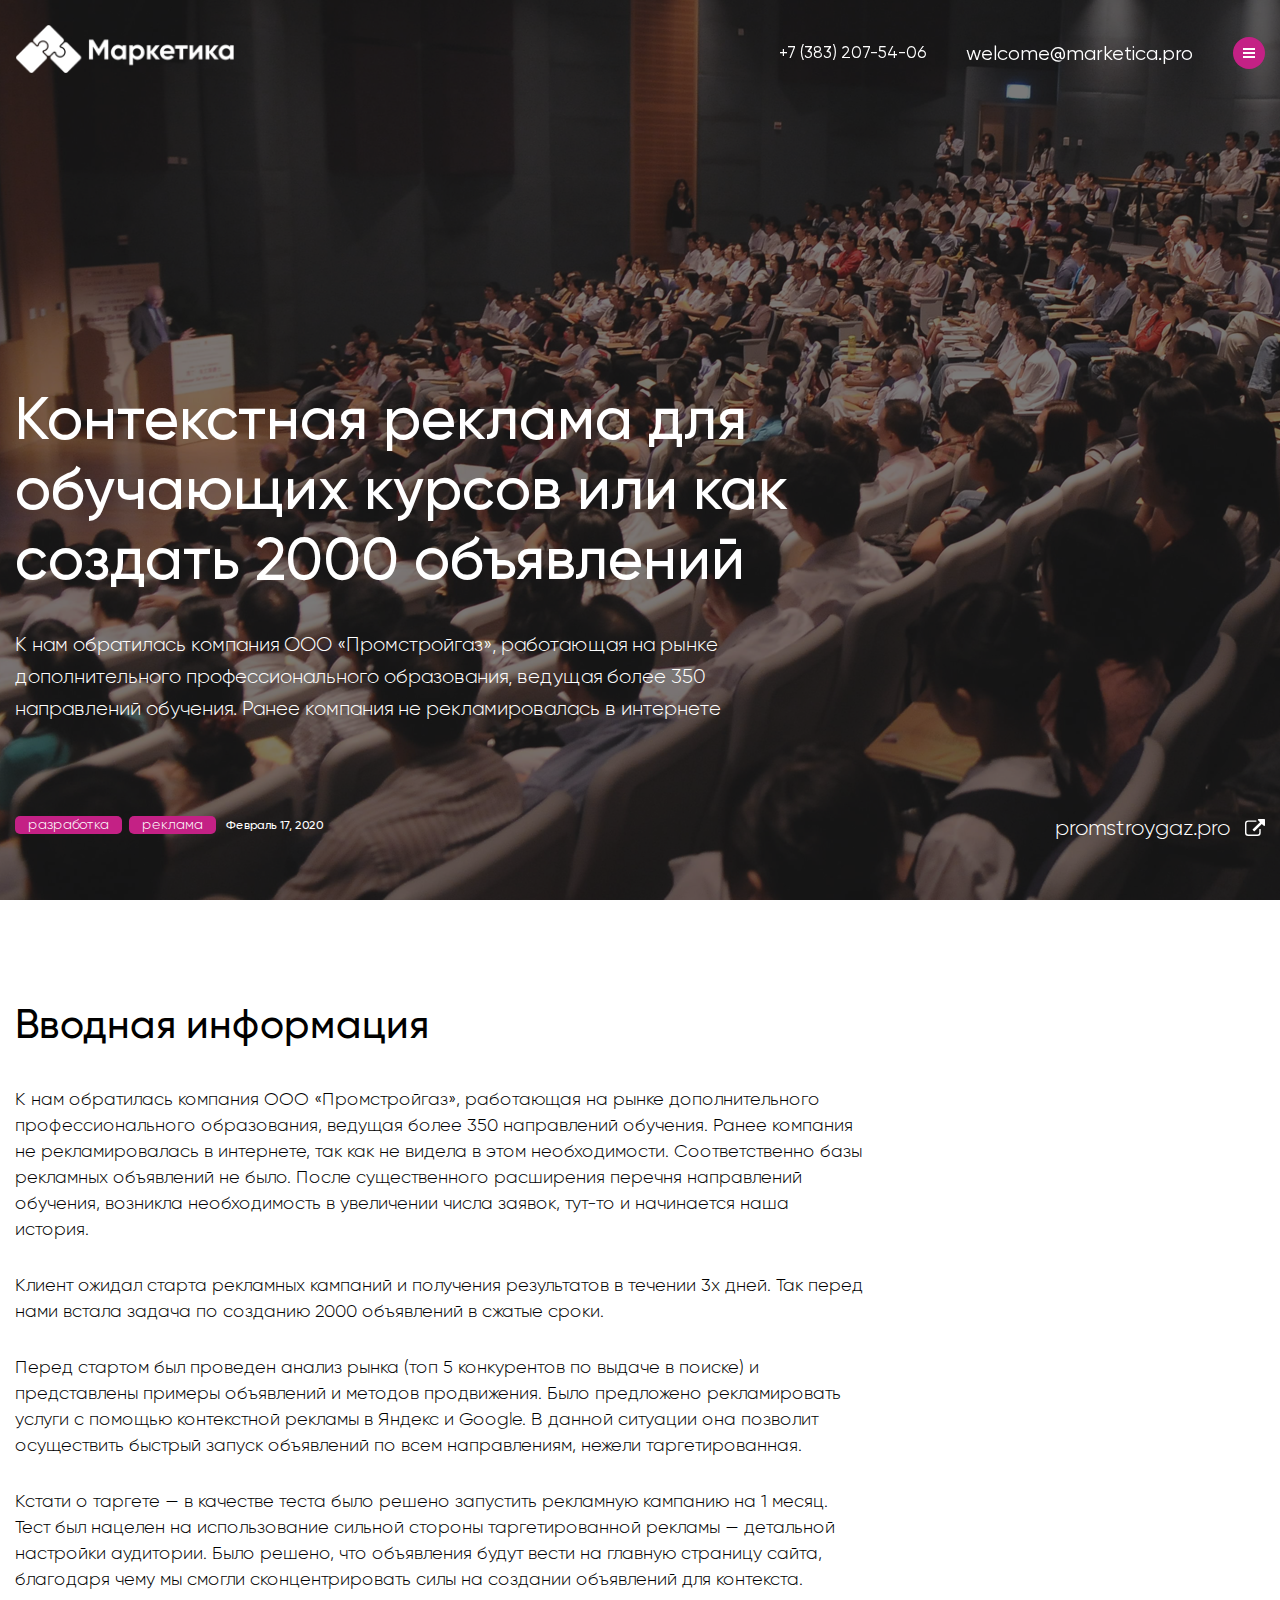
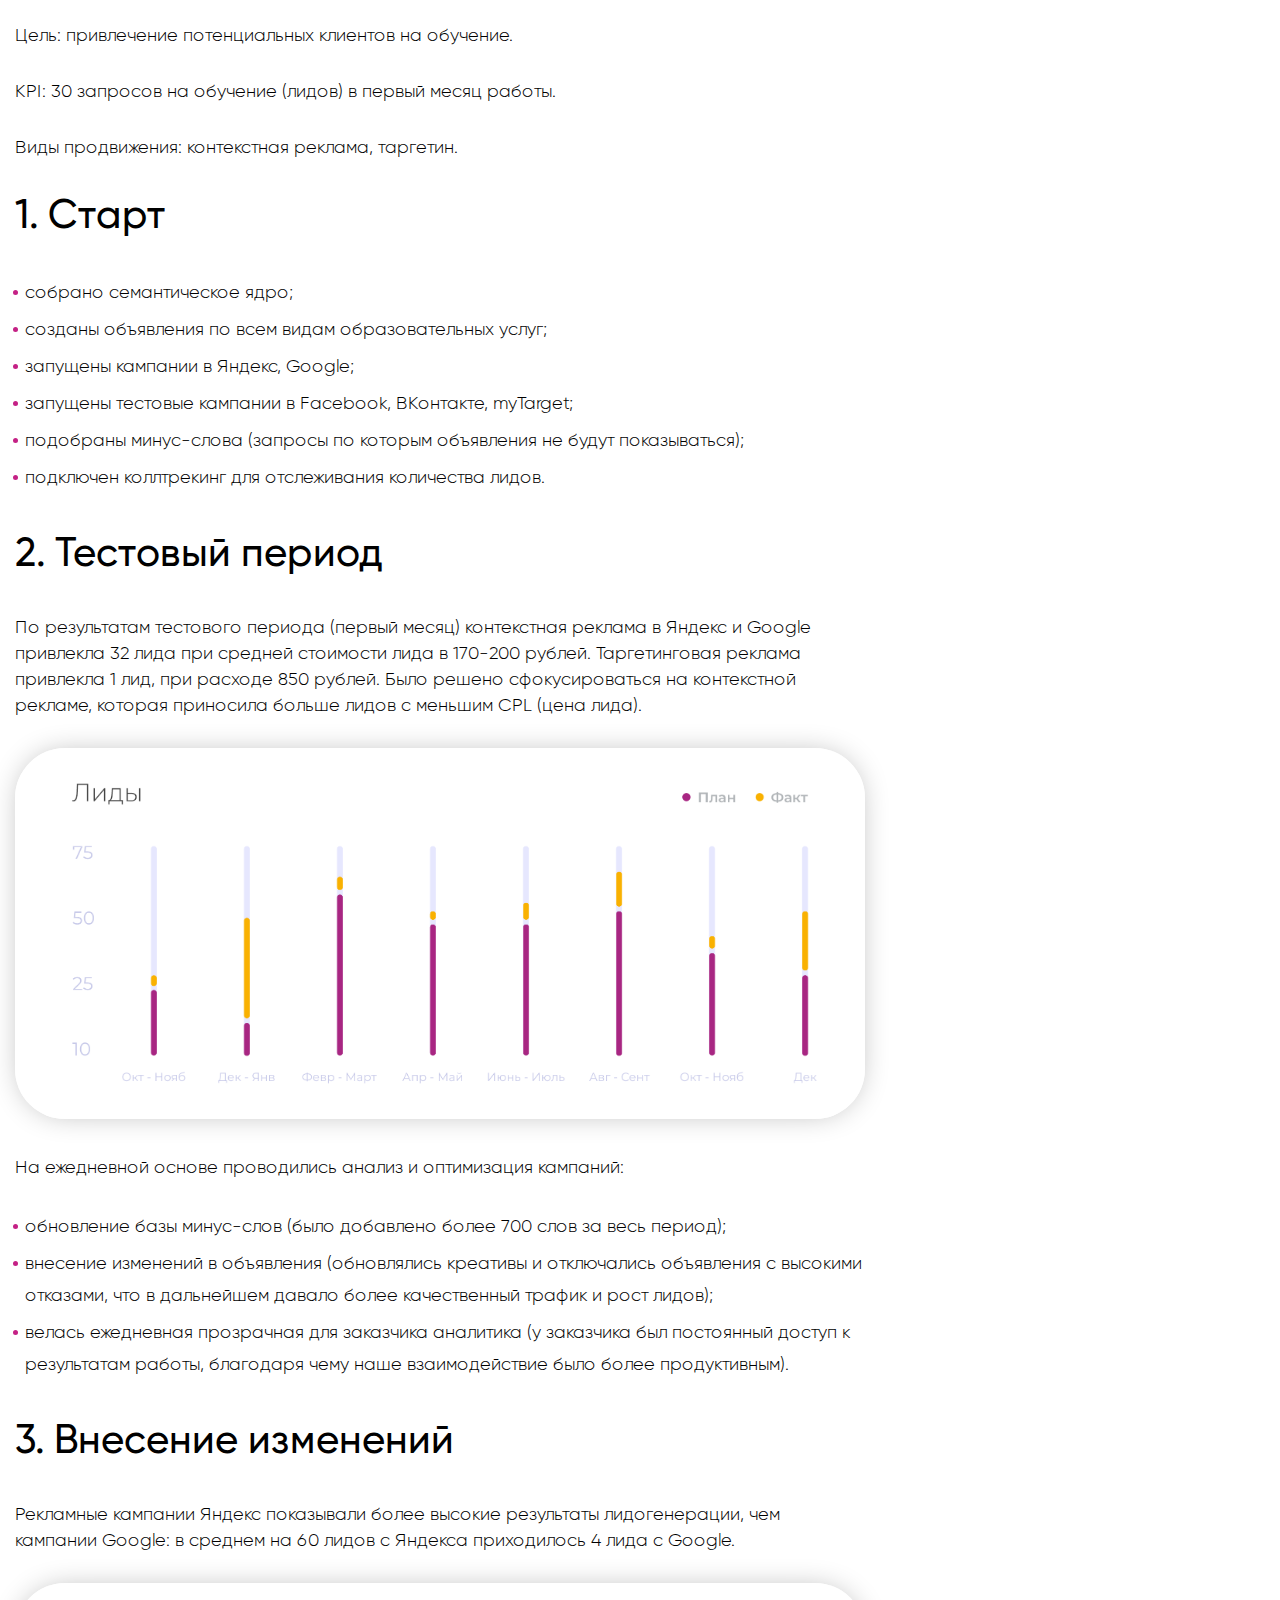
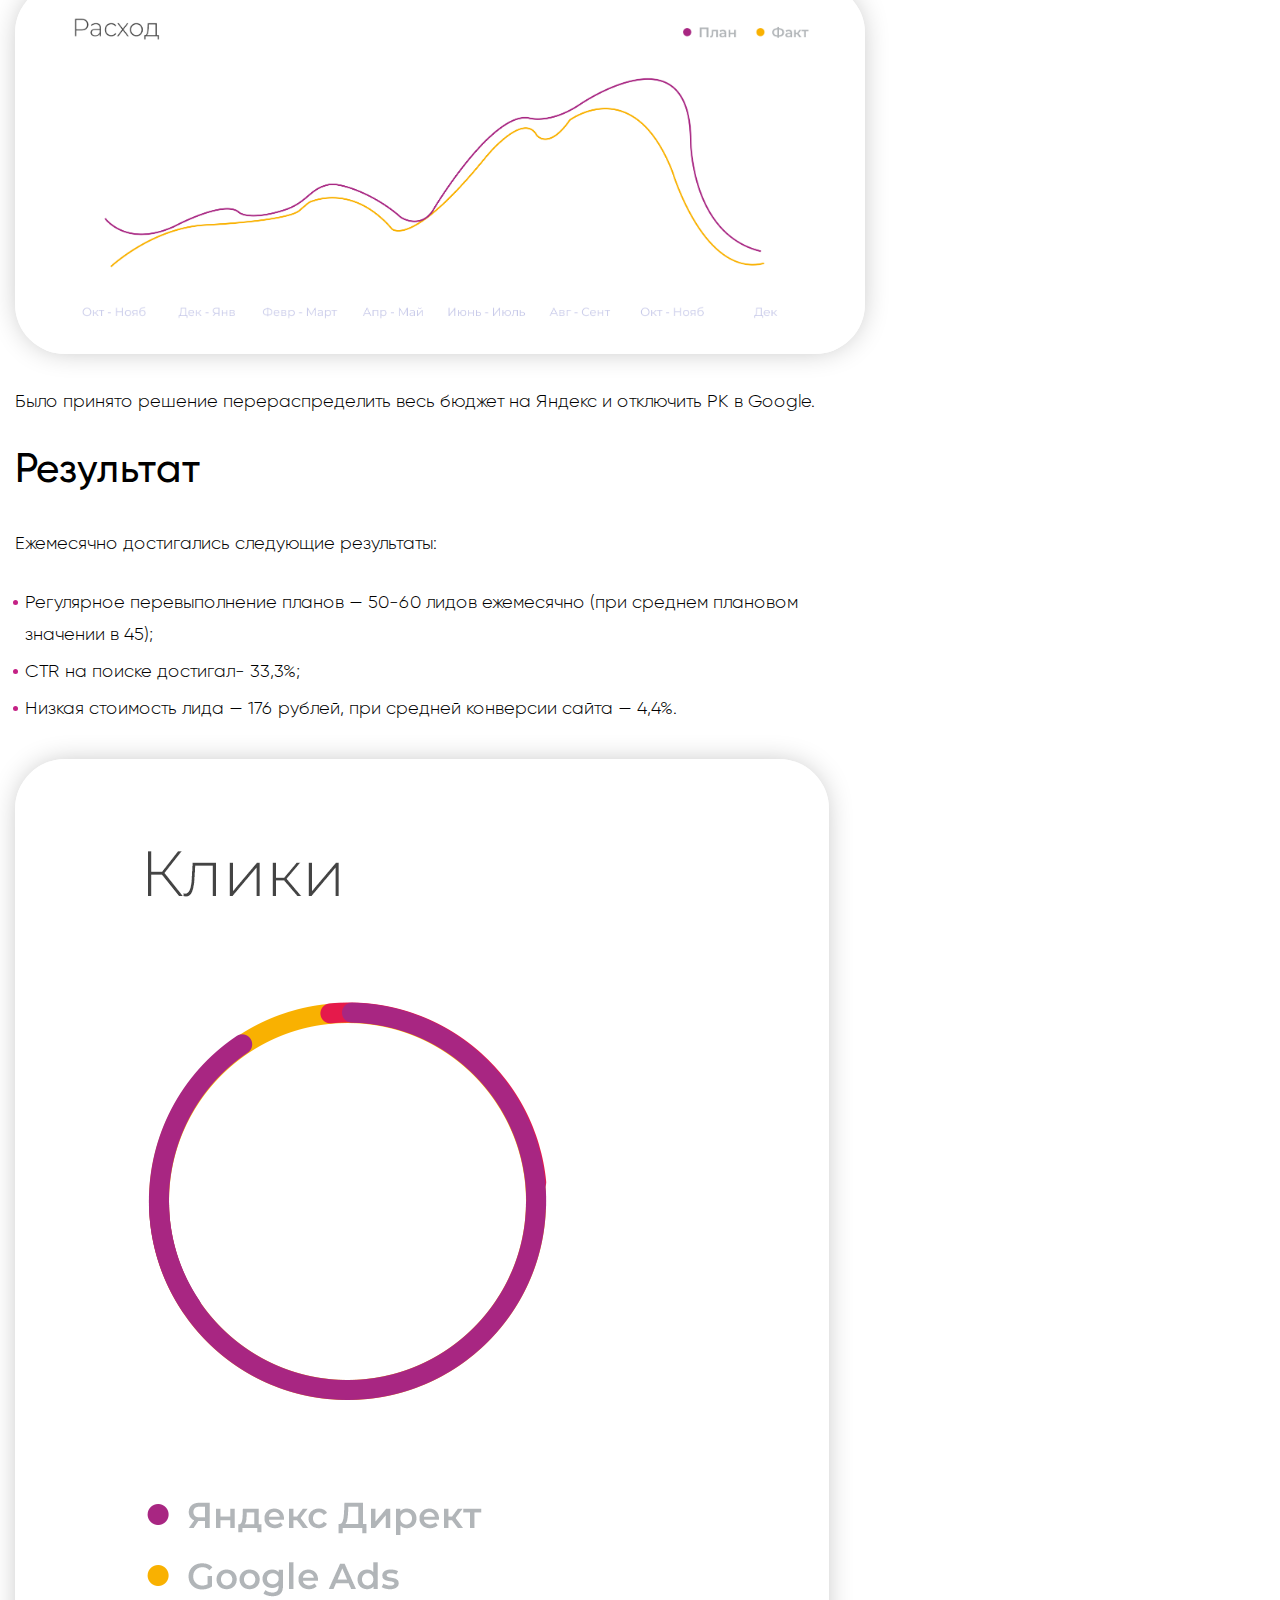
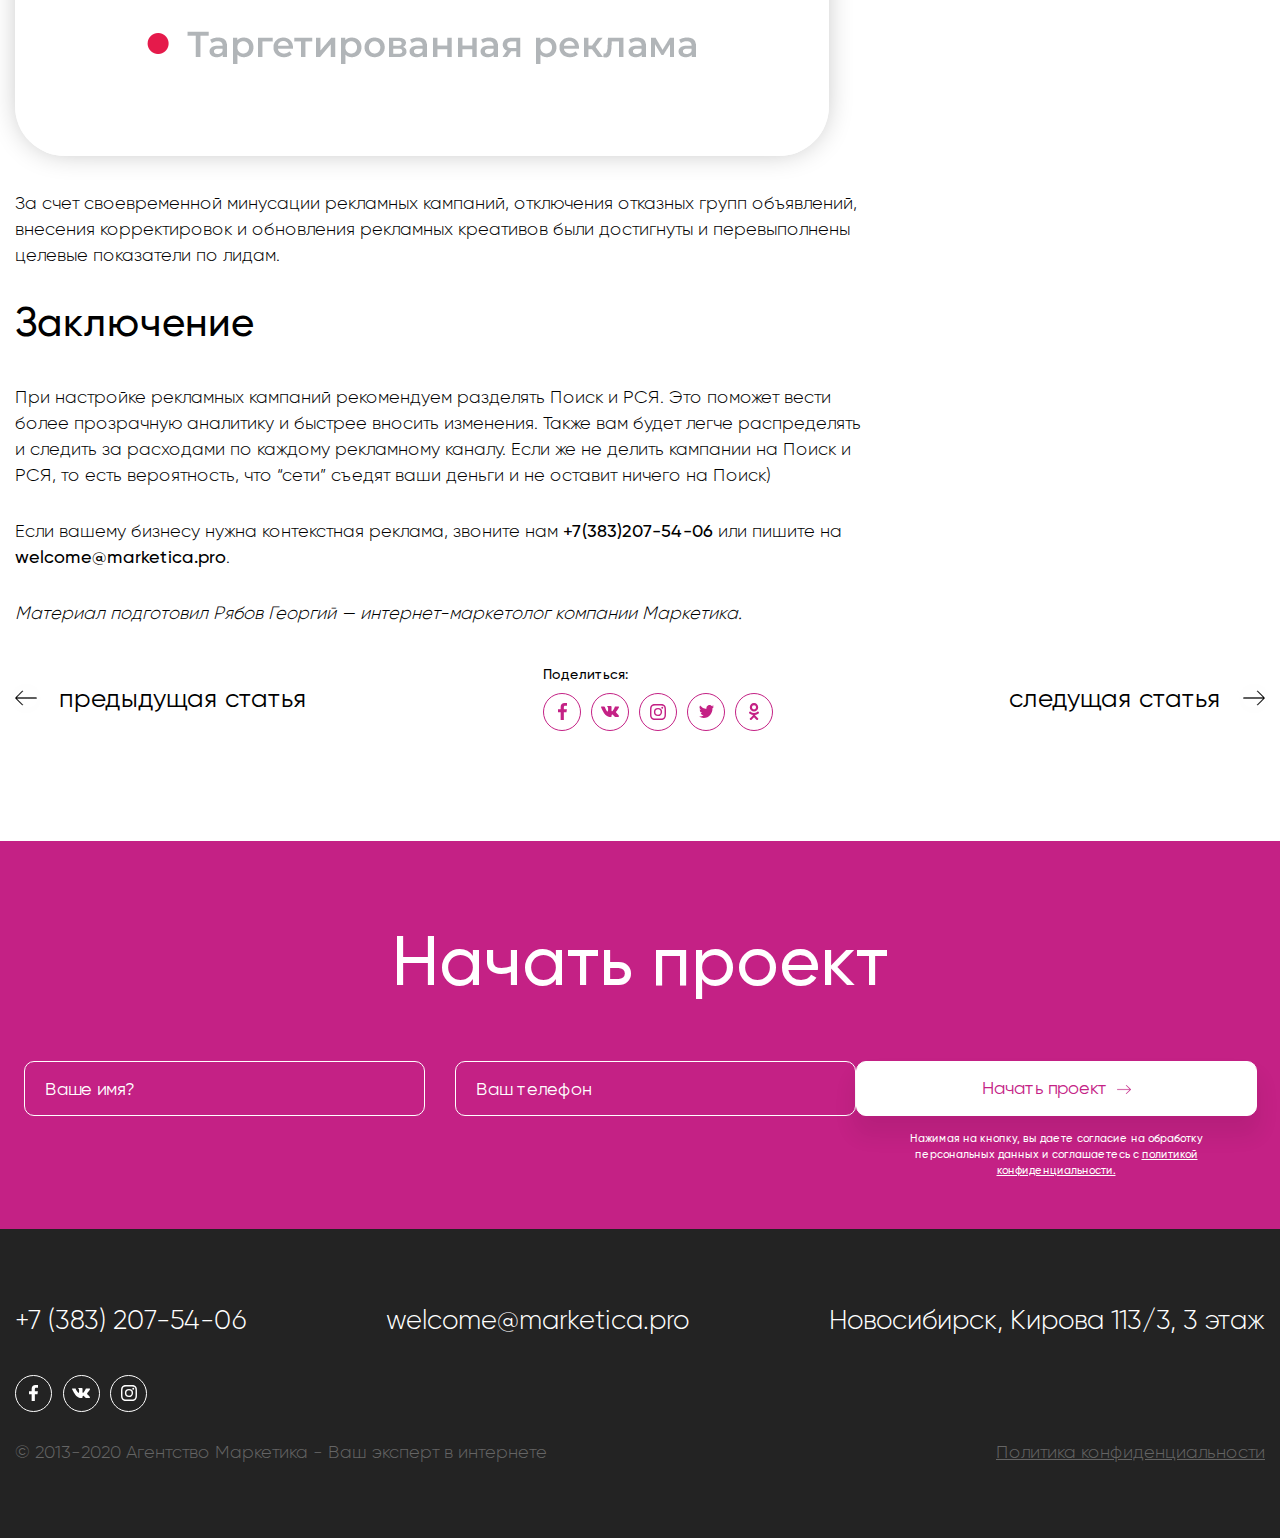
<file: blog.html>
<!DOCTYPE html>
<html lang="ru">

<head>
  <meta charset="UTF-8">
  <meta name="viewport" content="width=device-width, initial-scale=1.0">
  <title>Marketing</title>
  <link rel="stylesheet" href="css/style.min.css?v=3">
</head>

<body>


  <header class="header blog-header">
    <div class="container">
      <div class="header-wrap">

        <div class="header__logo blog-header__logo"><a href="index.html"></a></div>

        <div class="header__links">
          <a href="tel:+73832075406" class="header__text header__text_phone blog-header__text">+7 (383) 207-54-06</a>
          <a href="mailto:welcome@marketica.pro"
            class="header__text header__text_mail blog-header__text">welcome@marketica.pro</a>

          <div class="header__menu-btn">
            <span></span>
          </div>


        </div>

      </div>
    </div>
  </header>

  <main>

    <div class="menu element">
      <div class="container">

        <div class="menu-wrap">
          <ul class="menu-list">
            <li><a href="index.html">Главная</a></li>
            <li><a href="services.html">Услуги</a></li>
            <li><a href="blog.html">Блог</a></li>
            <li><a href="contact.html">Контакты</a></li>
            <li><a href="#">О компании</a></li>
            <li><a href="job.html">Вакансии</a></li>
          </ul>

          <div class="menu-form">
            <div class="menu-form__wrap">
              <h2 class="menu-form__title">Начать проект</h2>
              <form action="#">
                <input type="text" class="menu-form__input input" placeholder="Ваше имя?">
                <input type="tel" class="menu-form__input input" placeholder="Ваш телефон">
                <button type="submit" class="menu-form__btn form__btn">Начать проект<img src="img/face/arrow_bold.svg"
                    alt=""></button>
                <i class="menu-form__policy policy">Нажимая на кнопку, вы даете согласие на обработку персональных
                  данных и
                  соглашаетесь с <a href="#">политикой конфиденциальности.</a></i>
              </form>
            </div>

            <div class="menu-form__links">
              <div class="footer-wrap__socials">
                <a href="#" class="footer-socials__item"><img src="img/footer/fb.svg" alt=""><img class="img-black"
                    src="img/footer/fb_purple.svg" alt=""></a>
                <a href="#" class="footer-socials__item"><img src="img/footer/vk.svg" alt=""><img class="img-black"
                    src="img/footer/vk_purple.svg" alt=""></a>
                <a href="#" class="footer-socials__item"><img src="img/footer/inst.svg" alt=""><img class="img-black"
                    src="img/footer/inst_purple.svg" alt=""></a>

              </div>
              <a href="#" class="menu-form__download"><img src="img/face/download.svg" alt=""> Скачать презентацию</a>
              <a href="#" class="header__text menu__text_phone">+7 (383) 207-54-06</a>
              <a href="#" class="header__text menu__text_mail">welcome@marketica.pro</a>
            </div>

          </div>
        </div>

      </div>
    </div>


    <section class="blog-hero">
      <div class="blog-bg"></div>
      <div class="blog-content">
        <div class="container">
          <h2 class="blog-title section__title">
            Контекстная реклама для обучающих курсов или как создать 2000 объявлений
          </h2>
          <p class="blog-subtitle section__subtitle">
            К нам обратилась компания ООО «Промстройгаз», работающая на рынке дополнительного профессионального
            образования, ведущая более 350 направлений обучения. Ранее компания не рекламировалась в интернете
          </p>

          <div class="blog-wrap">
            <div class="cases-block__tags blog-wrap__tags">
              <a href="#" class="cases-block__tag tag">разработка</a>
              <a href="#" class="cases-block__tag tag">реклама</a>
            </div>
            <div class="blog-wrap__date">Февраль 17, 2020</div>
            <div class="blog-wrap__link">
              <a href="http://promstroygaz.pro">promstroygaz.pro</a>
              <img src="img/blog/link_white.svg" alt="" class="blog-wrap__img">
              <img src="img/blog/link_purple.svg" alt="" class="blog-wrap__img">
            </div>
          </div>
        </div>
      </div>

    </section>

    <section class="blog-article">
      <div class="container">
        <div class="blog-article__wrap">
          <h2>Вводная информация</h2>
          <p>
            К нам обратилась компания ООО «Промстройгаз», работающая на рынке дополнительного
            профессионального образования, ведущая более 350 направлений обучения. Ранее компания не рекламировалась в
            интернете, так как не видела в этом необходимости. Соответственно базы рекламных объявлений не было. После
            существенного расширения перечня направлений обучения, возникла необходимость в увеличении числа заявок,
            тут-то и начинается наша история.
          </p>

          <p>
            Клиент ожидал старта рекламных кампаний и получения результатов в течении 3х дней. Так перед нами встала
            задача по созданию 2000 объявлений в сжатые сроки.
          </p>

          <p>
            Перед стартом был проведен анализ рынка (топ 5 конкурентов по выдаче в поиске) и представлены примеры
            объявлений и методов продвижения. Было предложено рекламировать услуги с помощью контекстной рекламы в
            Яндекс
            и Google. В данной ситуации она позволит осуществить быстрый запуск объявлений по всем направлениям, нежели
            таргетированная.
          </p>

          <p>
            Кстати о таргете — в качестве теста было решено запустить рекламную кампанию на 1 месяц. Тест был нацелен на
            использование сильной стороны таргетированной рекламы — детальной настройки аудитории. Было решено, что
            объявления будут вести на главную страницу сайта, благодаря чему мы смогли сконцентрировать силы на создании
            объявлений для контекста.
          </p>

          <p>
            <span class="blog-article__bold">Цель:</span> привлечение потенциальных клиентов на обучение.
          </p>

          <p>
            <span class="blog-article__bold">KPI:</span> 30 запросов на обучение (лидов) в первый месяц работы.
          </p>

          <p>
            <span class="blog-article__bold">Виды продвижения:</span> контекстная реклама, таргетин.
          </p>

          <h2>1. Старт</h2>

          <ul >
            <li><span>собрано семантическое ядро;</span> </li>
            <li><span>созданы объявления по всем видам образовательных услуг;</span></li>
            <li><span>запущены кампании в Яндекс, Google;</span></li>
            <li><span>запущены тестовые кампании в Facebook, ВКонтакте, myTarget;</span></li>
            <li><span>подобраны минус-слова (запросы по которым объявления не будут
                показываться);</span></li>
            <li><span>подключен коллтрекинг для отслеживания количества лидов.</span></li>
          </ul>

          <h2>2. Тестовый период</h2>

          <p>
            По результатам тестового периода (первый месяц) контекстная реклама в Яндекс и Google привлекла 32 лида при
            средней стоимости лида в 170-200 рублей. Таргетинговая реклама привлекла 1 лид, при расходе 850 рублей. Было
            решено сфокусироваться на контекстной рекламе, которая приносила больше лидов с меньшим CPL (цена лида).
          </p>

          <img src="img/blog/blog-img-1.png" alt="">

          <p>
            На ежедневной основе проводились анализ и оптимизация кампаний:
          </p>

          <ul>
            <li><span>обновление базы минус-слов (было добавлено более 700 слов за весь
                период);</span></li>
            <li><span>внесение изменений в объявления (обновлялись креативы и отключались
                объявления
                с высокими отказами, что в дальнейшем давало более качественный трафик и рост лидов);</span></li>
            <li><span>велась ежедневная прозрачная для заказчика аналитика (у заказчика был
                постоянный
                доступ к результатам работы, благодаря чему наше взаимодействие было более продуктивным).</span></li>
          </ul>

          <h2>3. Внесение изменений</h2>


          <p>Рекламные кампании Яндекс показывали более высокие результаты лидогенерации, чем
            кампании Google: в среднем на 60 лидов с Яндекса приходилось 4 лида с Google.</p>

          <img src="img/blog/blog-img-2.png" alt="">

          <p>Было принято решение перераспределить весь бюджет на Яндекс и отключить РК в
            Google.</p>

          <h2>Результат</h2>

          <p>
            Ежемесячно достигались следующие результаты:
          </p>

          <ul>
            <li><span>Регулярное перевыполнение планов — 50-60 лидов ежемесячно (при среднем
                плановом значении в 45);</span></li>
            <li><span>CTR на поиске достигал- 33,3%;</span></li>
            <li><span>Низкая стоимость лида — 176 рублей, при средней конверсии сайта —
                4,4%.</span></li>
          </ul>

          <img src="img/blog/blog-img-3.png" alt="">


          <p>
            За счет своевременной минусации рекламных кампаний, отключения отказных групп
            объявлений, внесения корректировок и обновления рекламных креативов были достигнуты и перевыполнены целевые
            показатели по лидам.
          </p>

          <h2>Заключение</h2>


          <p>
            При настройке рекламных кампаний рекомендуем разделять Поиск и РСЯ. Это поможет
            вести более прозрачную аналитику и быстрее вносить изменения. Также вам будет легче распределять и следить
            за расходами по каждому рекламному каналу. Если же не делить кампании на Поиск и РСЯ, то есть вероятность,
            что “сети” съедят ваши деньги и не оставит ничего на Поиск)
          </p>
          <p>
            Если вашему бизнесу нужна контекстная реклама, звоните нам
            <a href="tel:+7(383)207-54-06"> <b> +7(383)207-54-06</b></a> или
            пишите на <a href="mailto:welcome@marketica.pro"><b>welcome@marketica.pro</b></a>.
          </p>


          <p> <i>Материал подготовил Рябов Георгий — интернет-маркетолог компании Маркетика.</i> </p>

        </div>

        <div class="blog-article__nav">
          <a href="index.html" class="blog-article__back">
            <img src="img/face/arrow_black.svg" alt="">
            <img src="img/face/arrow_purpur.svg" alt="">
            предыдущая статья
          </a>
          <div class="blog-article__social">
            <span>Поделиться:</span>
            <a href="#" class="blog-article__social__item"><img src="img/footer/fb_purple.svg" alt=""><img src="img/footer/fb.svg" alt=""></a>
            <a href="#" class="blog-article__social__item"><img src="img/footer/vk_purple.svg" alt=""><img src="img/footer/vk.svg" alt=""></a>
            <a href="#" class="blog-article__social__item"><img src="img/footer/inst_purple.svg" alt=""><img src="img/footer/inst.svg" alt=""></a>
            <a href="#" class="blog-article__social__item"><img src="img/footer/twit_purple.svg" alt=""><img src="img/footer/twit_white.svg" alt=""></a>
            <a href="#" class="blog-article__social__item"><img src="img/footer/ok_purple.svg" alt=""><img src="img/footer/ok_white.svg" alt=""></a>

          </div>

          <a href="index.html" class="blog-article__next">
            следущая статья
            <img src="img/face/arrow_black.svg" alt="">
            <img src="img/face/arrow_purpur.svg" alt="">
          </a>
        </div>

      </div>
    </section>



    <section class="start">
      <div class="container">
        <h2 class="start__title section__title">Начать проект</h2>

        <form action="#" class="start-form">
          <input type="text" class="start-form__input input" placeholder="Ваше имя?">
          <input type="tel" class="start-form__input input" placeholder="Ваш телефон">
          <div class="start-form__btn_wrap">
            <button type="submit" class="start-form__btn form__btn">Начать проект<img src="img/face/arrow_bold.svg"
                alt=""></button>
            <i class="start__policy policy">Нажимая на кнопку, вы даете согласие на обработку персональных данных и
              соглашаетесь с <a href="#">политикой конфиденциальности.</a></i>
          </div>
        </form>

      </div>
    </section>

    <footer class="footer">
      <div class="container">
        <div class="footer__wrap footer-wrap">

          <div class="footer-wrap__links">
            <a href="tel:+73832075406">+7 (383) 207-54-06</a>
            <a href="mailto:welcome@marketica.pro">welcome@marketica.pro</a>
            <a href="">Новосибирск, Кирова 113/3, 3 этаж</a>
          </div>

          <div class="footer-wrap__socials">
            <a href="#" class="footer-socials__item"><img src="img/footer/fb.svg" alt=""><img class="img-black"
                src="img/footer/fb_black.svg" alt=""></a>
            <a href="#" class="footer-socials__item"><img src="img/footer/vk.svg" alt=""><img class="img-black"
                src="img/footer/vk_black.svg" alt=""></a>
            <a href="#" class="footer-socials__item"><img src="img/footer/inst.svg" alt=""><img class="img-black"
                src="img/footer/inst_black.svg" alt=""></a>
          </div>


        </div>
        <div class="footer__privacy">
          <i>© 2013-2020 Агентство Маркетика - Ваш эксперт в интернете</i>
          <a href="#">Политика конфиденциальности</a>
        </div>
      </div>
    </footer>

  </main>

  <script src="js/main.min.js?v=4"></script>
</body>

</html>
</file>
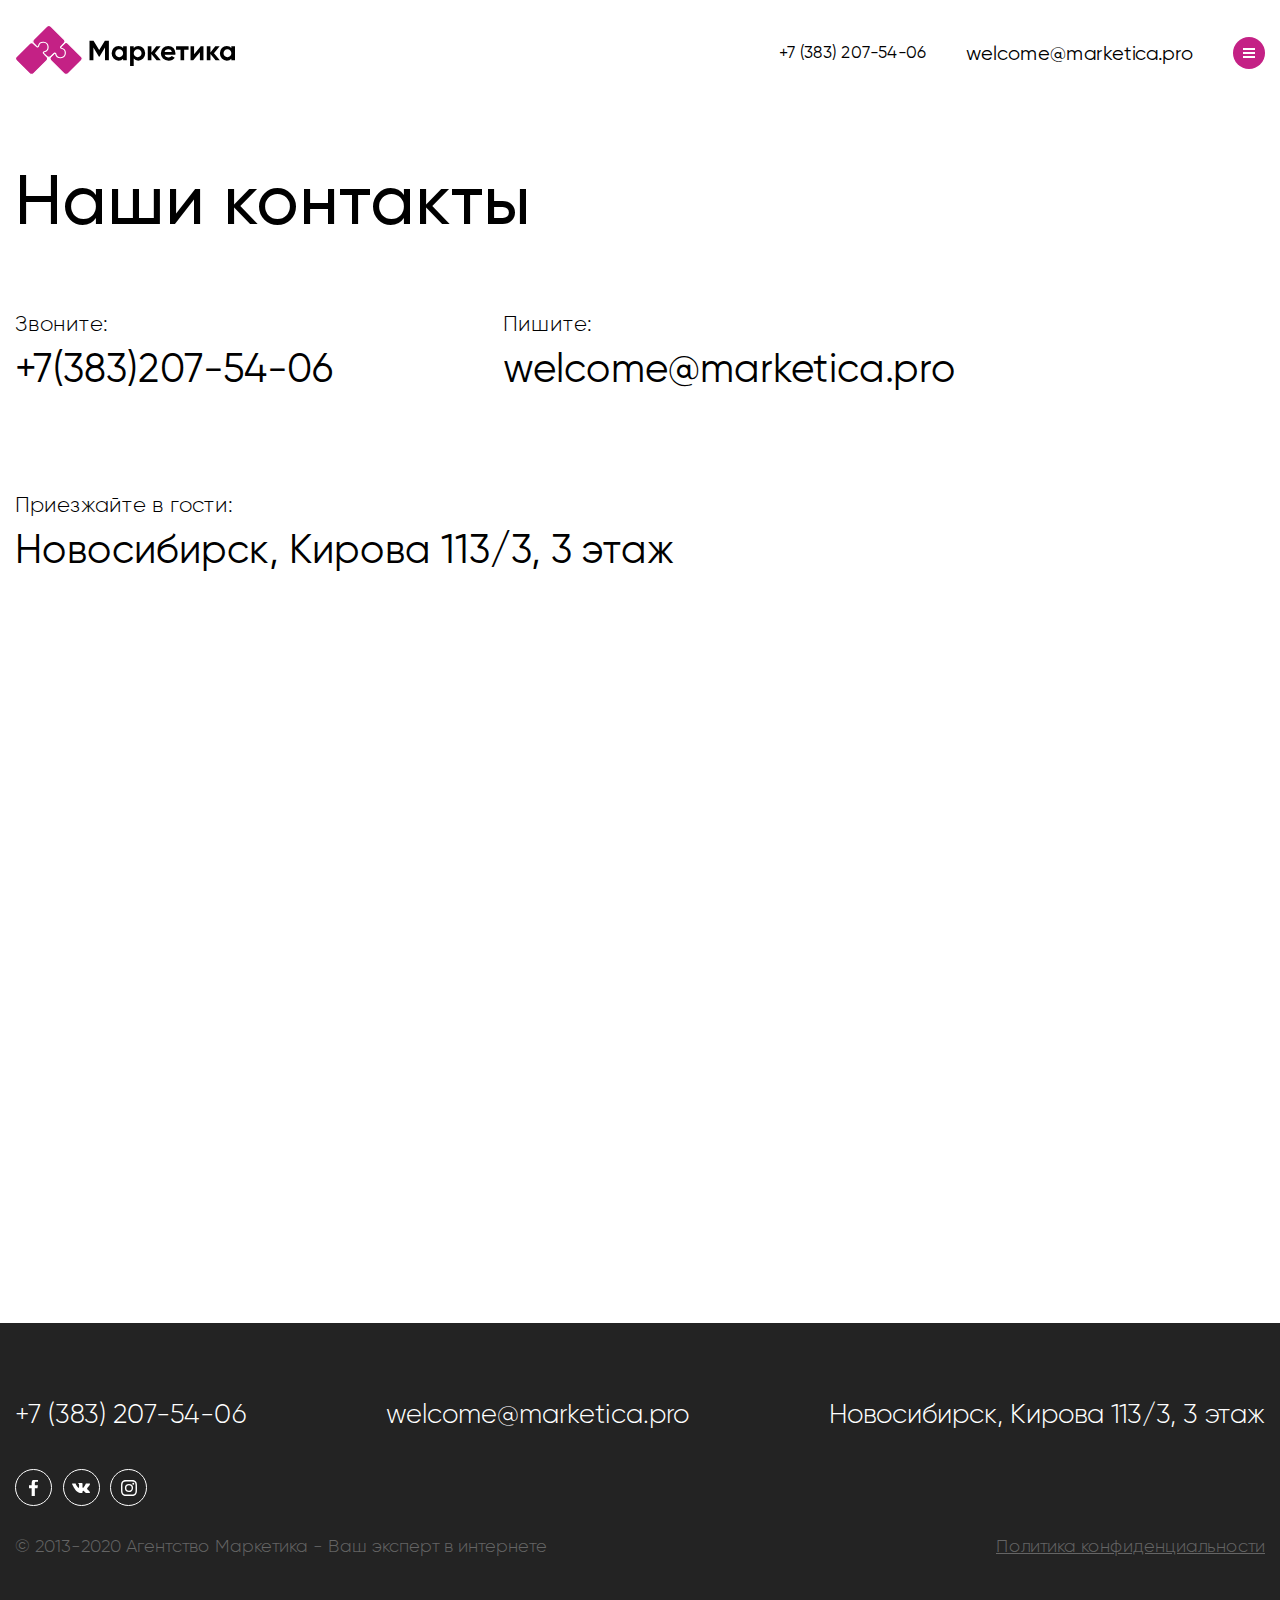
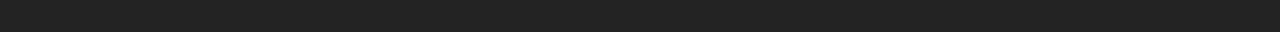
<file: contact.html>
<!DOCTYPE html>
<html lang="ru" xmlns:vml="urn:schemas-microsoft-com:vml">

<head>
  <meta charset="UTF-8">
  <meta name="viewport" content="width=device-width, initial-scale=1.0">
  <title>Marketing</title>
  <link rel="stylesheet" href="css/style.min.css?v=5">

  <!-- Yandex Map -->
  <script src="https://api-maps.yandex.ru/2.1/?apikey=919f50ff-d9ef-4d75-891c-9819691cc3a2&lang=ru_RU" type="text/javascript">
  </script>
</head>

<body>


  <header class="header ">
    <div class="container">
      <div class="header-wrap">

        <div class="header__logo"><a href="index.html"></a></div>

        <div class="header__links">
          <a href="tel:+73832075406" class="header__text header__text_phone">+7 (383) 207-54-06</a>
          <a href="mailto:welcome@marketica.pro" class="header__text header__text_mail">welcome@marketica.pro</a>

          <div class="header__menu-btn">
            <span></span>
          </div>


        </div>

      </div>
    </div>
  </header>

  <main>

    <div class="menu element">
      <div class="container">

        <div class="menu-wrap">
          <ul class="menu-list">
            <li><a href="index.html">Главная</a></li>
            <li><a href="services.html">Услуги</a></li>
            <li><a href="blog.html">Блог</a></li>
            <li><a href="contact.html">Контакты</a></li>
            <li><a href="#">О компании</a></li>
            <li><a href="job.html">Вакансии</a></li>
          </ul>

          <div class="menu-form">
            <div class="menu-form__wrap">
              <h2 class="menu-form__title">Начать проект</h2>
              <form action="#">
                <input type="text" class="menu-form__input input" placeholder="Ваше имя?">
                <input type="tel" class="menu-form__input input" placeholder="Ваш телефон">
                <button type="submit" class="menu-form__btn form__btn">Начать проект<img src="img/face/arrow_bold.svg"
                    alt=""></button>
                <i class="menu-form__policy policy">Нажимая на кнопку, вы даете согласие на обработку персональных
                  данных и
                  соглашаетесь с <a href="#">политикой конфиденциальности.</a></i>
              </form>
            </div>

            <div class="menu-form__links">
              <div class="footer-wrap__socials">
                <a href="#" class="footer-socials__item"><img src="img/footer/fb.svg" alt=""><img class="img-black" src="img/footer/fb_purple.svg" alt=""></a>
                <a href="#" class="footer-socials__item"><img src="img/footer/vk.svg" alt=""><img class="img-black" src="img/footer/vk_purple.svg" alt=""></a>
                <a href="#" class="footer-socials__item"><img src="img/footer/inst.svg" alt=""><img class="img-black" src="img/footer/inst_purple.svg" alt=""></a>
           
              </div>
              <a href="#" class="menu-form__download"><img src="img/face/download.svg" alt=""> Скачать презентацию</a>
              <a href="#" class="header__text menu__text_phone">+7 (383) 207-54-06</a>
              <a href="#" class="header__text menu__text_mail">welcome@marketica.pro</a>
            </div>

          </div>
        </div>

      </div>
    </div>


    <section class="section contact">
      <div class="container">
        <h2 class="section__title contact-title">Наши контакты</h2>

        <div class="contact-wrap">
          <div class="contact-item">
            <h3 class="contact-item__title">Звоните:</h3>
            <a href="tel:+7(383)207-54-06" class="contact-item__info">+7(383)207-54-06</a>
          </div>
          <div class="contact-item">
            <h3 class="contact-item__title">Пишите:</h3>
            <a href="mailto:welcome@marketica.pro" class="contact-item__info">welcome@marketica.pro</a>
          </div>
          <div class="contact-item map">
            <h3 class="contact-item__title">Приезжайте в гости:</h3>
            <span class="contact-item__info">Новосибирск, Кирова 113/3, 3 этаж</span>
            <div class="map-container" id="ContactMap"></div>
          </div>
        </div>

      </div>
    </section>
  


 

   

    <footer class="footer">
      <div class="container">
        <div class="footer__wrap footer-wrap">

          <div class="footer-wrap__links">
            <a href="tel:+73832075406">+7 (383) 207-54-06</a>
            <a href="mailto:welcome@marketica.pro">welcome@marketica.pro</a>
            <a href="">Новосибирск, Кирова 113/3, 3 этаж</a>
          </div>

          <div class="footer-wrap__socials">
            <a href="#" class="footer-socials__item"><img src="img/footer/fb.svg" alt=""><img class="img-black" src="img/footer/fb_black.svg" alt=""></a>
            <a href="#" class="footer-socials__item"><img src="img/footer/vk.svg" alt=""><img class="img-black" src="img/footer/vk_black.svg" alt=""></a>
            <a href="#" class="footer-socials__item"><img src="img/footer/inst.svg" alt=""><img class="img-black" src="img/footer/inst_black.svg" alt=""></a>
          </div>


        </div>
        <div class="footer__privacy">
          <i>© 2013-2020 Агентство Маркетика - Ваш эксперт в интернете</i>
          <a href="#">Политика конфиденциальности</a>
        </div>
      </div>
    </footer>

  </main>

  <script src="js/main.min.js?v=6"></script>
</body>

</html>
</file>
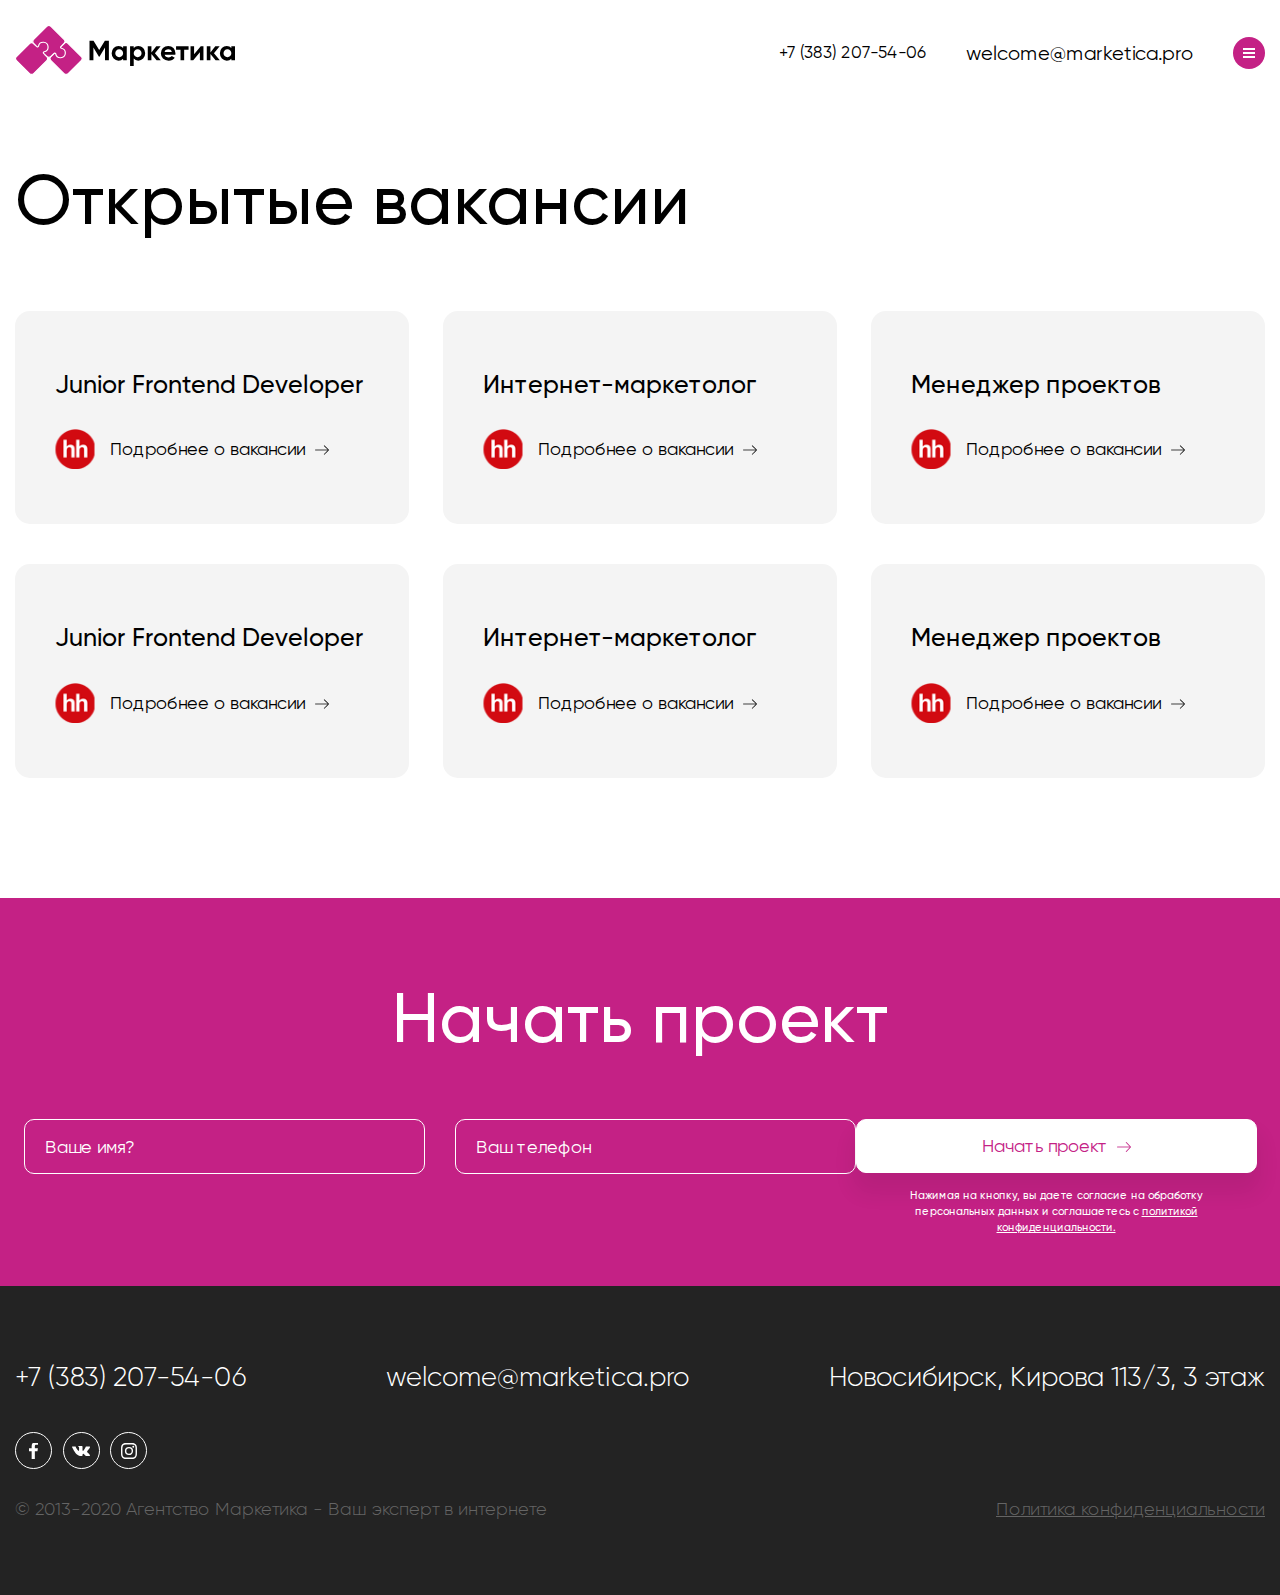
<file: job.html>
<!DOCTYPE html>
<html lang="ru">

<head>
  <meta charset="UTF-8">
  <meta name="viewport" content="width=device-width, initial-scale=1.0">
  <title>Marketing</title>
  <link rel="stylesheet" href="css/style.min.css?v=4">
</head>

<body>


  <header class="header ">
    <div class="container">
      <div class="header-wrap">

        <div class="header__logo"><a href="index.html"></a></div>

        <div class="header__links">
          <a href="tel:+73832075406" class="header__text header__text_phone">+7 (383) 207-54-06</a>
          <a href="mailto:welcome@marketica.pro" class="header__text header__text_mail">welcome@marketica.pro</a>

          <div class="header__menu-btn">
            <span></span>
          </div>


        </div>

      </div>
    </div>
  </header>

  <main>

    <div class="menu element">
      <div class="container">

        <div class="menu-wrap">
          <ul class="menu-list">
            <li><a href="index.html">Главная</a></li>
            <li><a href="services.html">Услуги</a></li>
            <li><a href="blog.html">Блог</a></li>
            <li><a href="contact.html">Контакты</a></li>
            <li><a href="#">О компании</a></li>
            <li><a href="job.html">Вакансии</a></li>
          </ul>

          <div class="menu-form">
            <div class="menu-form__wrap">
              <h2 class="menu-form__title">Начать проект</h2>
              <form action="#">
                <input type="text" class="menu-form__input input" placeholder="Ваше имя?">
                <input type="tel" class="menu-form__input input" placeholder="Ваш телефон">
                <button type="submit" class="menu-form__btn form__btn">Начать проект<img src="img/face/arrow_bold.svg"
                    alt=""></button>
                <i class="menu-form__policy policy">Нажимая на кнопку, вы даете согласие на обработку персональных
                  данных и
                  соглашаетесь с <a href="#">политикой конфиденциальности.</a></i>
              </form>
            </div>

            <div class="menu-form__links">
              <div class="footer-wrap__socials">
                <a href="#" class="footer-socials__item"><img src="img/footer/fb.svg" alt=""><img class="img-black" src="img/footer/fb_purple.svg" alt=""></a>
                <a href="#" class="footer-socials__item"><img src="img/footer/vk.svg" alt=""><img class="img-black" src="img/footer/vk_purple.svg" alt=""></a>
                <a href="#" class="footer-socials__item"><img src="img/footer/inst.svg" alt=""><img class="img-black" src="img/footer/inst_purple.svg" alt=""></a>
           
              </div>
              <a href="#" class="menu-form__download"><img src="img/face/download.svg" alt=""> Скачать презентацию</a>
              <a href="#" class="header__text menu__text_phone">+7 (383) 207-54-06</a>
              <a href="#" class="header__text menu__text_mail">welcome@marketica.pro</a>
            </div>

          </div>
        </div>

      </div>
    </div>



  


    <section class="features job">
      <div class="container">
        <h2 class="features__title section__title">Открытые вакансии</h2>

        <div class="features__wrap">

          <div class="features-block job-item">
            <span class="job-item__title">Junior Frontend Developer</span>
            <a href="#" class="read-block__more job-icon">Подробнее о вакансии 
              <img class="read-block__arrow" src="img/face/arrow_black.svg" alt="">
              <img class="read-block__arrow img-purpur" src="img/face/arrow_purpur.svg" alt="">
            </a>
          </div>

          <div class="features-block job-item">
            <span class="job-item__title">Интернет-маркетолог</span>
            <a href="#" class="read-block__more job-icon">Подробнее о вакансии
              <img class="read-block__arrow" src="img/face/arrow_black.svg" alt="">
              <img class="read-block__arrow img-purpur" src="img/face/arrow_purpur.svg" alt="">
            </a>
          </div>

          <div class="features-block job-item">
            <span class="job-item__title">Менеджер проектов</span>
            <a href="#" class="read-block__more job-icon">Подробнее о вакансии
              <img class="read-block__arrow" src="img/face/arrow_black.svg" alt="">
              <img class="read-block__arrow img-purpur" src="img/face/arrow_purpur.svg" alt="">
            </a>
          </div>

          
          <div class="features-block job-item">
            <span class="job-item__title">Junior Frontend Developer</span>
            <a href="#" class="read-block__more job-icon">Подробнее о вакансии 
              <img class="read-block__arrow" src="img/face/arrow_black.svg" alt="">
              <img class="read-block__arrow img-purpur" src="img/face/arrow_purpur.svg" alt="">
            </a>
          </div>

          <div class="features-block job-item">
            <span class="job-item__title">Интернет-маркетолог</span>
            <a href="#" class="read-block__more job-icon">Подробнее о вакансии
              <img class="read-block__arrow" src="img/face/arrow_black.svg" alt="">
              <img class="read-block__arrow img-purpur" src="img/face/arrow_purpur.svg" alt="">
            </a>
          </div>

          <div class="features-block job-item">
            <span class="job-item__title">Менеджер проектов</span>
            <a href="#" class="read-block__more job-icon">Подробнее о вакансии
              <img class="read-block__arrow" src="img/face/arrow_black.svg" alt="">
              <img class="read-block__arrow img-purpur" src="img/face/arrow_purpur.svg" alt="">
            </a>
          </div>

   

        </div>

      </div>
    </section>

    <section class="start">
      <div class="container">
        <h2 class="start__title section__title">Начать проект</h2>

        <form action="#" class="start-form">
          <input type="text" class="start-form__input input" placeholder="Ваше имя?">
          <input type="tel" class="start-form__input input" placeholder="Ваш телефон">
          <div class="start-form__btn_wrap">
            <button type="submit" class="start-form__btn form__btn">Начать проект<img src="img/face/arrow_bold.svg"
                alt=""></button>
            <i class="start__policy policy">Нажимая на кнопку, вы даете согласие на обработку персональных данных и
              соглашаетесь с <a href="#">политикой конфиденциальности.</a></i>
          </div>
        </form>

      </div>
    </section>

    <footer class="footer">
      <div class="container">
        <div class="footer__wrap footer-wrap">

          <div class="footer-wrap__links">
            <a href="tel:+73832075406">+7 (383) 207-54-06</a>
            <a href="mailto:welcome@marketica.pro">welcome@marketica.pro</a>
            <a href="">Новосибирск, Кирова 113/3, 3 этаж</a>
          </div>

          <div class="footer-wrap__socials">
            <a href="#" class="footer-socials__item"><img src="img/footer/fb.svg" alt=""><img class="img-black" src="img/footer/fb_black.svg" alt=""></a>
            <a href="#" class="footer-socials__item"><img src="img/footer/vk.svg" alt=""><img class="img-black" src="img/footer/vk_black.svg" alt=""></a>
            <a href="#" class="footer-socials__item"><img src="img/footer/inst.svg" alt=""><img class="img-black" src="img/footer/inst_black.svg" alt=""></a>
          </div>


        </div>
        <div class="footer__privacy">
          <i>© 2013-2020 Агентство Маркетика - Ваш эксперт в интернете</i>
          <a href="#">Политика конфиденциальности</a>
        </div>
      </div>
    </footer>

  </main>

  <script src="js/main.min.js?v=5"></script>
</body>

</html>
</file>
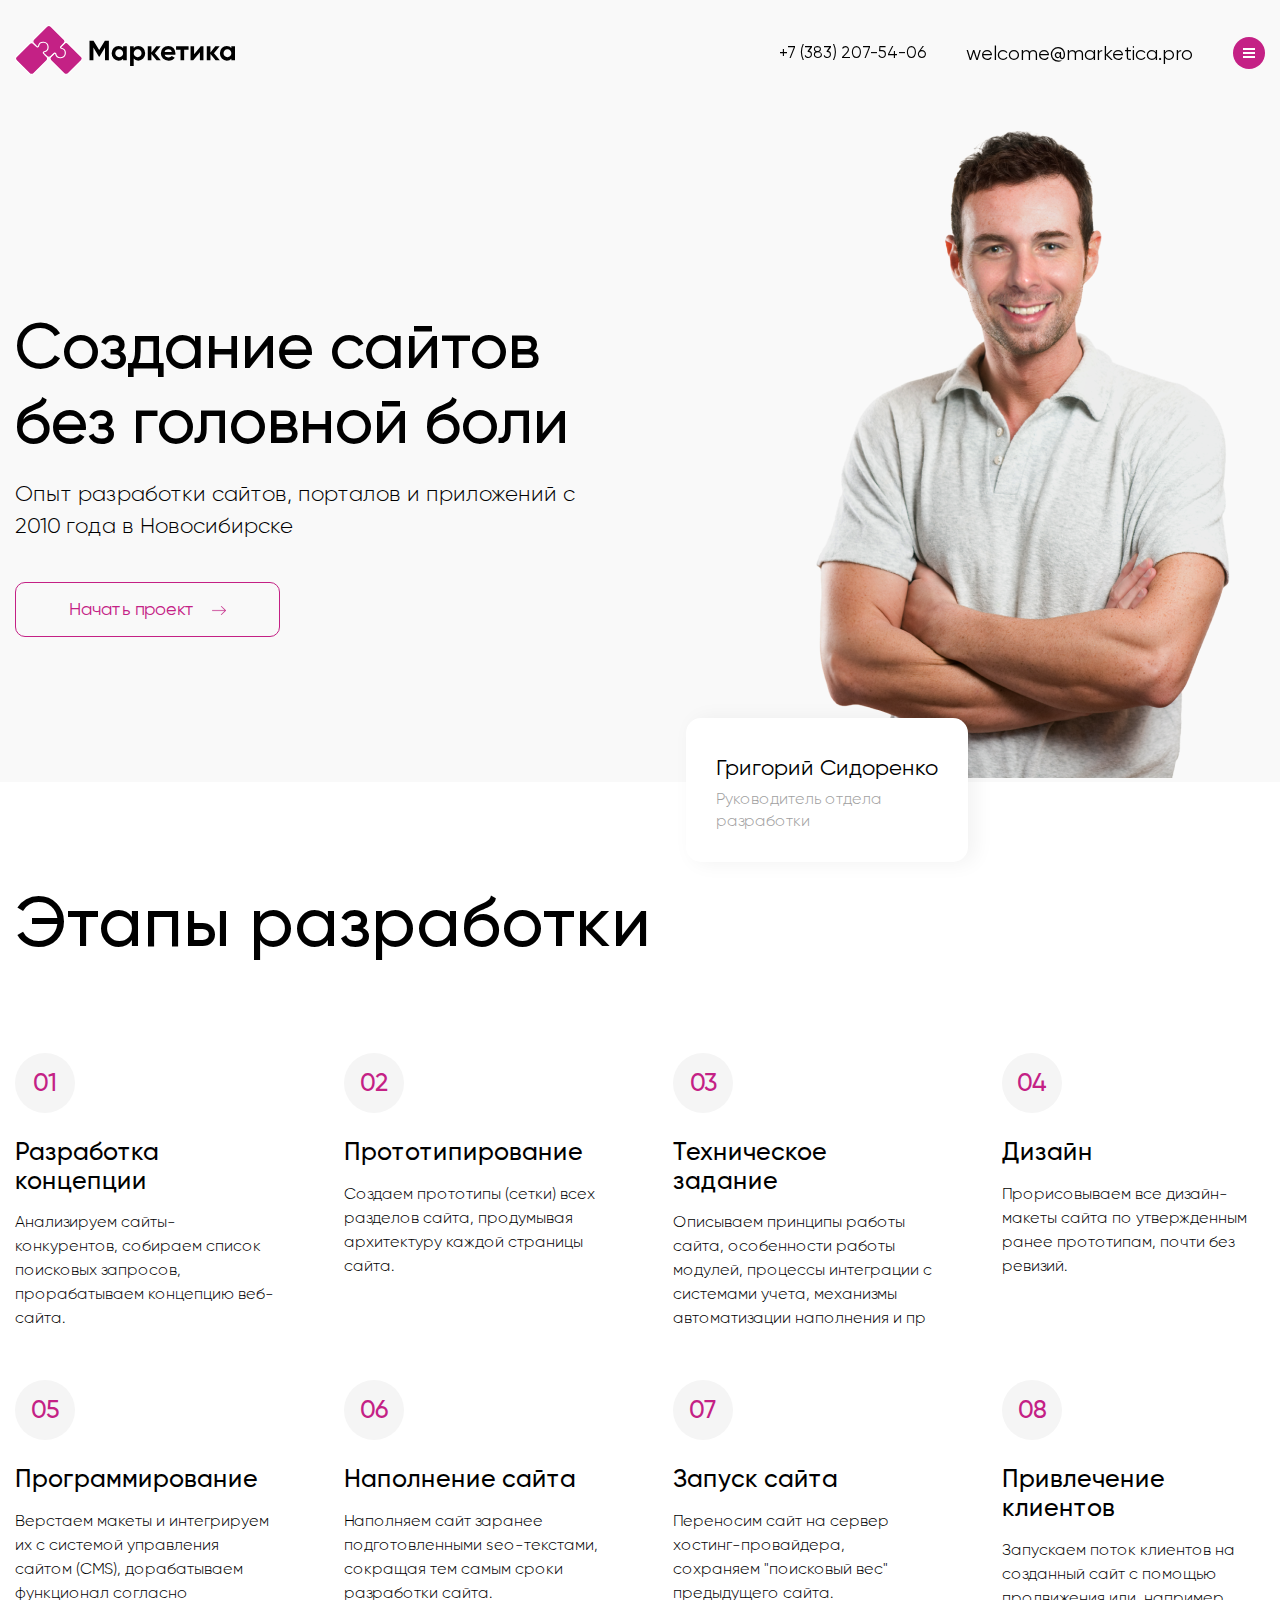
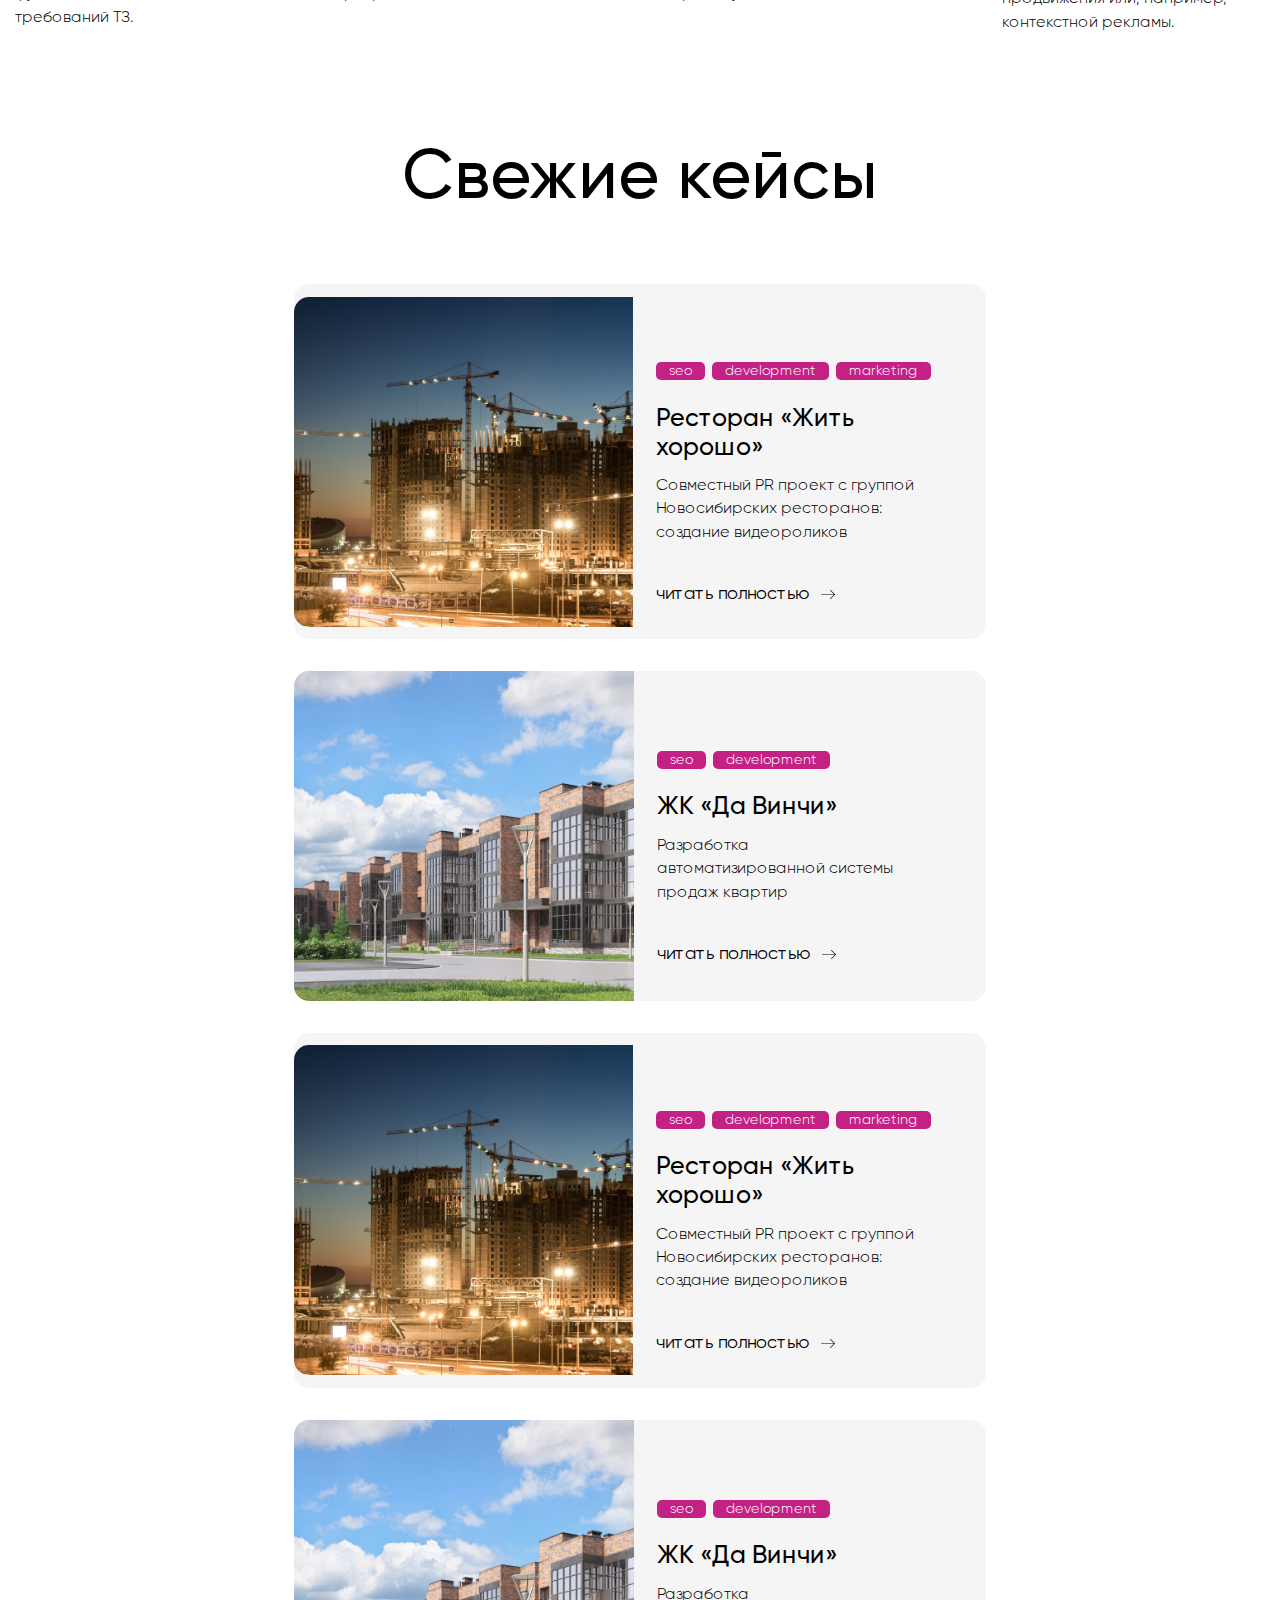
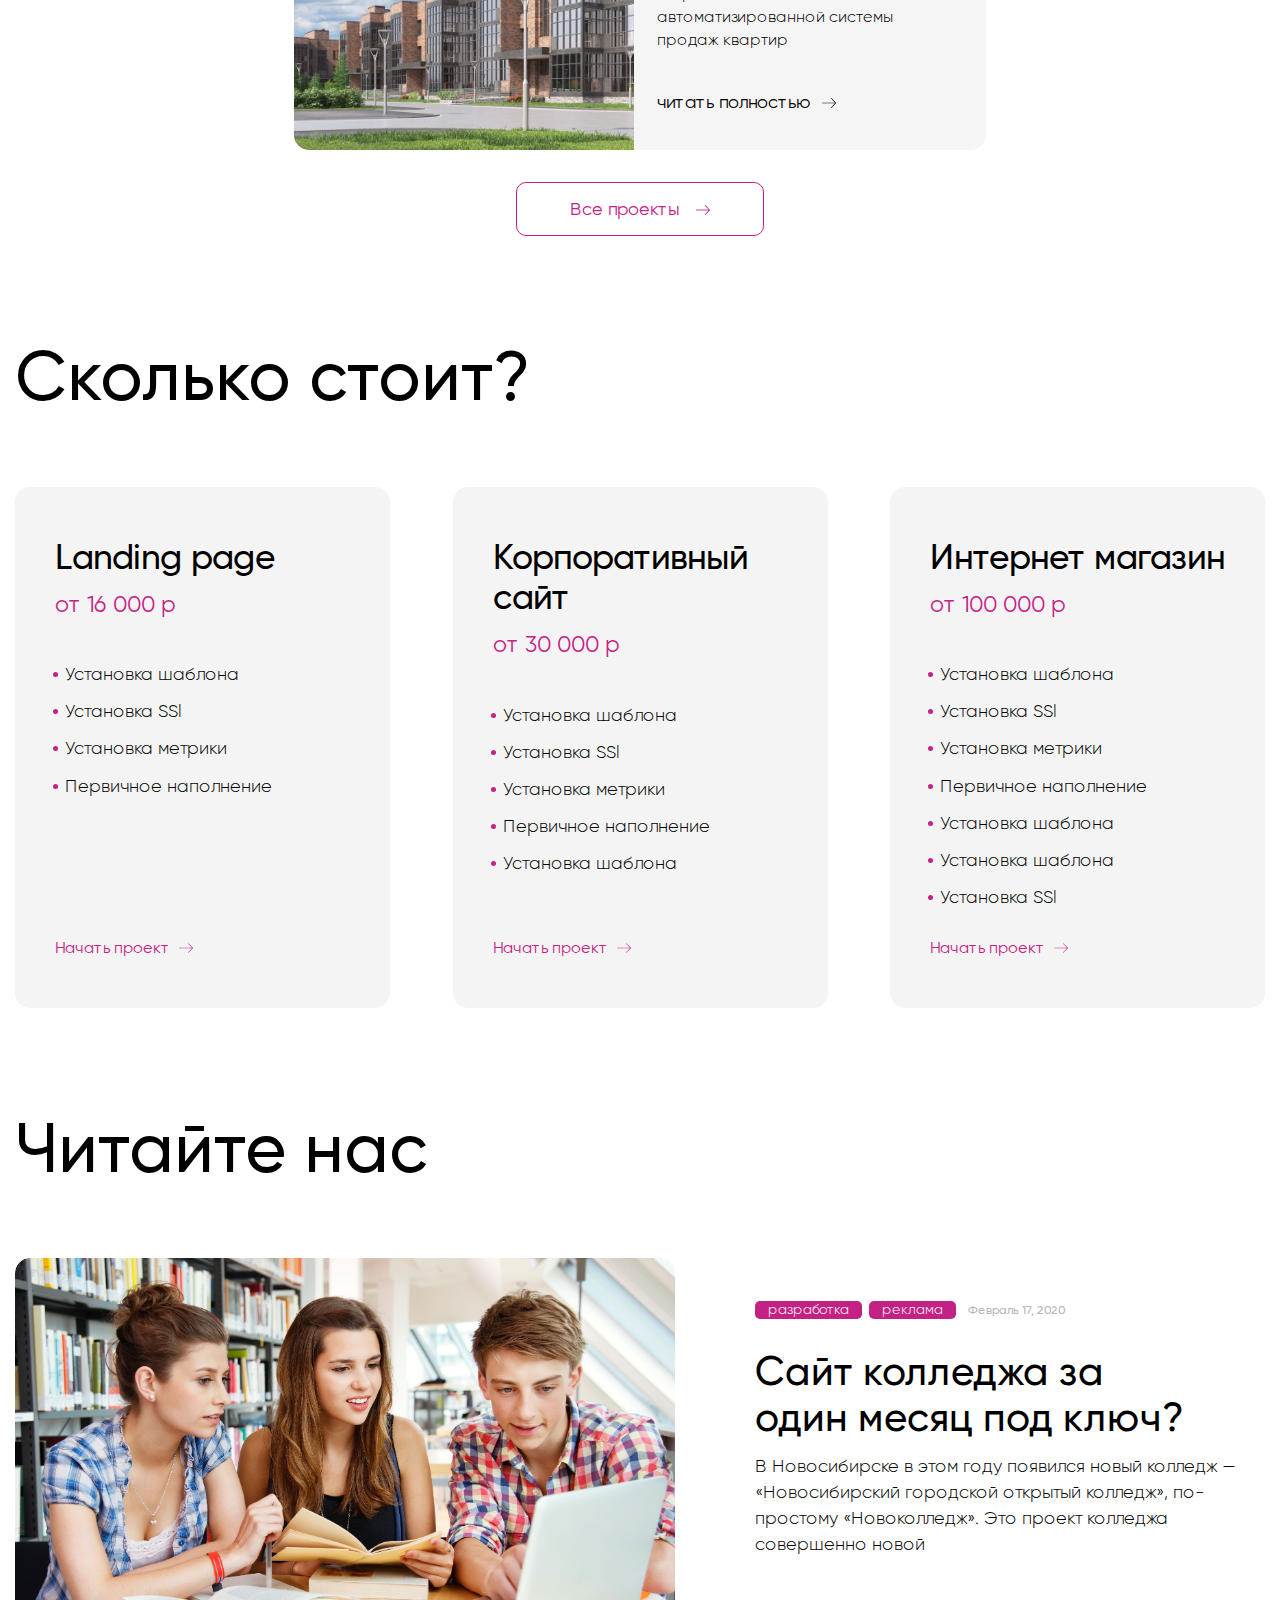
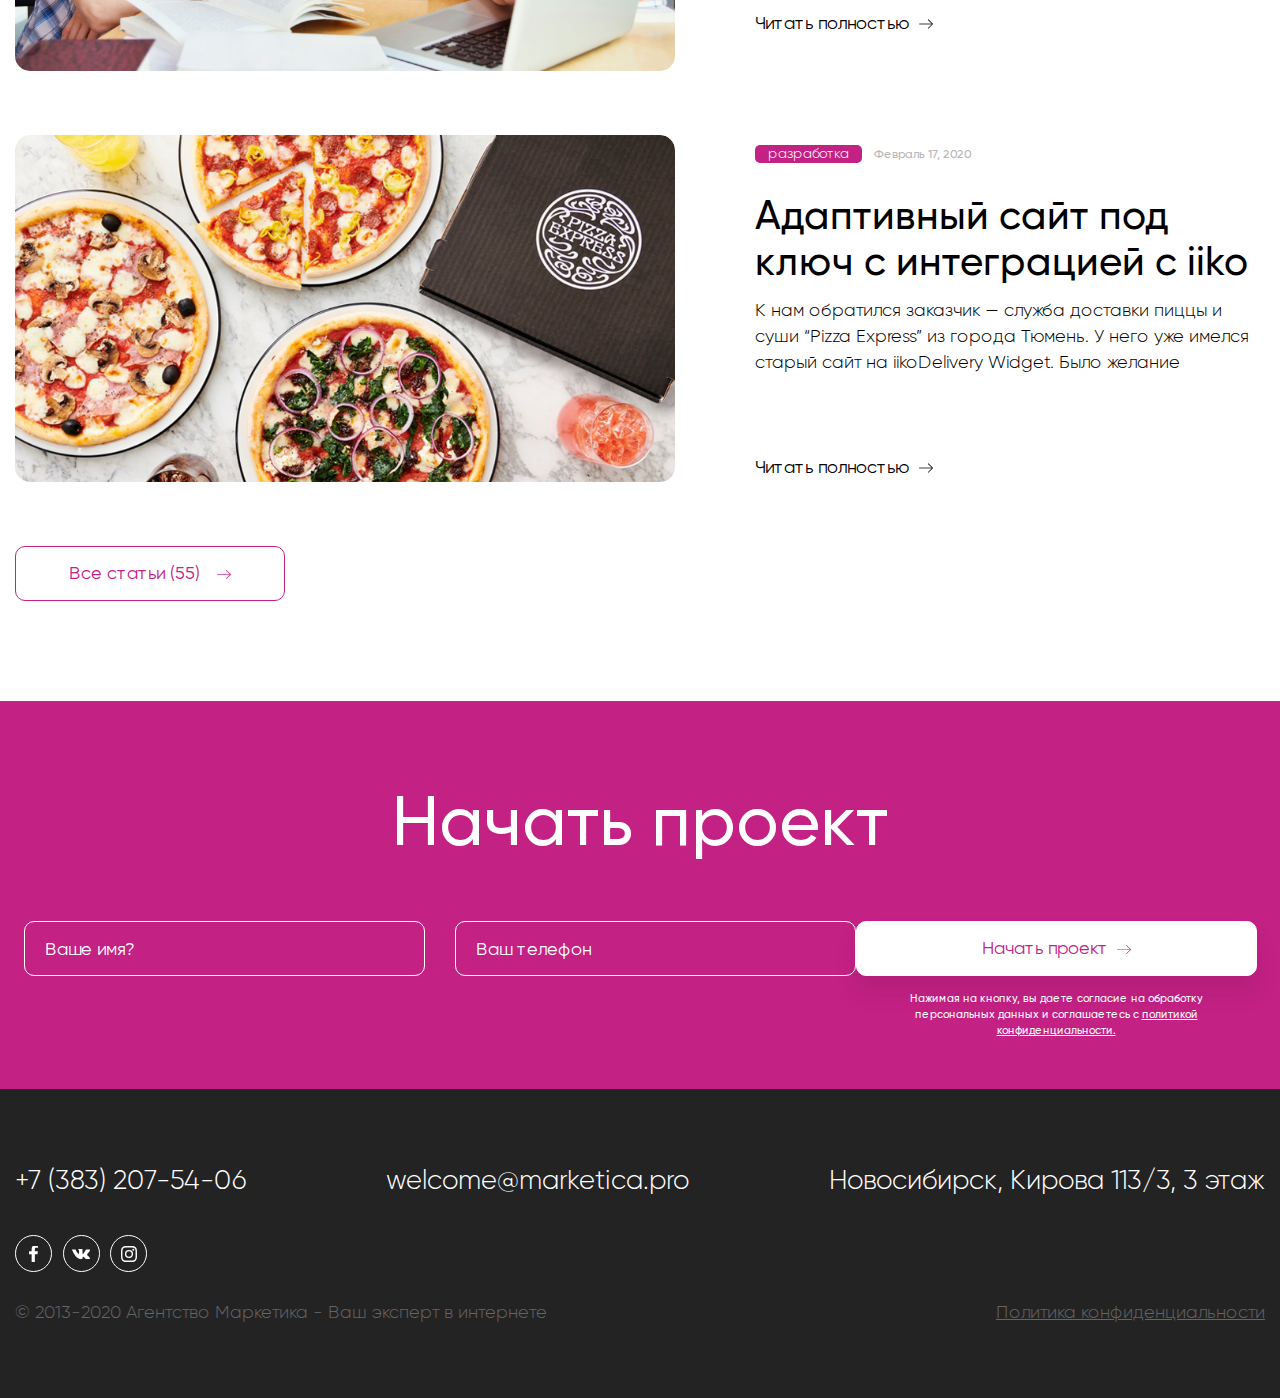
<file: services.html>
<!DOCTYPE html>
<html lang="ru">

<head>
  <meta charset="UTF-8">
  <meta name="viewport" content="width=device-width, initial-scale=1.0">
  <title>Marketing</title>
  <link rel="stylesheet" href="css/style.min.css?v=3">
</head>

<body>

  <header class="header header-services">
    <div class="container">
      <div class="header-wrap">

        <div class="header__logo"><a href="index.html"></a></div>

        <div class="header__links">
          <a href="tel:+73832075406" class="header__text header__text_phone">+7 (383) 207-54-06</a>
          <a href="mailto:welcome@marketica.pro" class="header__text header__text_mail">welcome@marketica.pro</a>

          <div class="header__menu-btn">
            <span></span>
          </div>


        </div>

      </div>
    </div>
  </header>

  <main>

    <div class="menu element">
      <div class="container">

        <div class="menu-wrap">
          <ul class="menu-list">
            <li><a href="index.html">Главная</a></li>
            <li><a href="services.html">Услуги</a></li>
            <li><a href="blog.html">Блог</a></li>
            <li><a href="contact.html">Контакты</a></li>
            <li><a href="#">О компании</a></li>
            <li><a href="job.html">Вакансии</a></li>
          </ul>

          <div class="menu-form">
            <div class="menu-form__wrap">
              <h2 class="menu-form__title">Начать проект</h2>
              <form action="#">
                <input type="text" class="menu-form__input input" placeholder="Ваше имя?">
                <input type="tel" class="menu-form__input input" placeholder="Ваш телефон">
                <button type="submit" class="menu-form__btn form__btn">Начать проект<img src="img/face/arrow_bold.svg"
                    alt=""></button>
                <i class="menu-form__policy policy">Нажимая на кнопку, вы даете согласие на обработку персональных
                  данных и
                  соглашаетесь с <a href="#">политикой конфиденциальности.</a></i>
              </form>
            </div>

            <div class="menu-form__links">
              <div class="footer-wrap__socials">
                <a href="#" class="footer-socials__item"><img src="img/footer/fb.svg" alt=""><img class="img-black" src="img/footer/fb_purple.svg" alt=""></a>
                <a href="#" class="footer-socials__item"><img src="img/footer/vk.svg" alt=""><img class="img-black" src="img/footer/vk_purple.svg" alt=""></a>
                <a href="#" class="footer-socials__item"><img src="img/footer/inst.svg" alt=""><img class="img-black" src="img/footer/inst_purple.svg" alt=""></a>
           
              </div>
              <a href="#" class="menu-form__download"><img src="img/face/download.svg" alt=""> Скачать презентацию</a>
              <a href="#" class="header__text menu__text_phone">+7 (383) 207-54-06</a>
              <a href="#" class="header__text menu__text_mail">welcome@marketica.pro</a>
            </div>

          </div>
        </div>

      </div>
    </div>

    <section class="hero face">
      <div class="container">

        <div class="face-wrap hero-wrap">
          <div class="  hero-text">
            <h1 class="hero-title">Создание сайтов без головной боли</h1>
            <p class="hero-subtitle">Опыт разработки сайтов, порталов и приложений с 2010 года в
              Новосибирске</p>
            <a href="#" class="face-text__btn_hidden btn">Начать проект
              <img class="read-block__arrow" src="img/face/arrow_bold.svg" alt="">
              <img class="read-block__arrow img-white" src="img/face/arrow_white.svg" alt="">
            </a>
          </div>

          <div class="hero-img">
            <img src="img/services/hero/hero-img.png" alt="">
            <div class="hero-img__block">
              <span class="hero-img__name">Григорий Сидоренко</span>
              <span class="hero-img__possition">Руководитель отдела разработки</span>
            </div>
          </div>
        </div>
        <a href="#" class="face-text__btn btn">Начать проект<img class="read-block__arrow" src="img/face/arrow_bold.svg"
            alt=""></a>
      </div>
    </section>

    <section class="stages">
      <div class="container">
        <h2 class="stages-title section__title">Этапы разработки</h2>

        <div class="stages-wrap">
          <div class="stages-item">
            <div class="stages-item__num">01</div>
            <h3 class="stages-item__title">Разработка концепции</h3>
            <p class="stages-item__text">Анализируем сайты-конкурентов, собираем список поисковых запросов,
              прорабатываем концепцию веб-сайта.</p>
          </div>
          <div class="stages-item">
            <div class="stages-item__num">02</div>
            <h3 class="stages-item__title">Прототипирование</h3>
            <p class="stages-item__text">Создаем прототипы (сетки) всех разделов сайта, продумывая архитектуру каждой
              страницы сайта.</p>
          </div>
          <div class="stages-item">
            <div class="stages-item__num">03</div>
            <h3 class="stages-item__title">Техническое задание</h3>
            <p class="stages-item__text">Описываем принципы работы сайта, особенности работы модулей, процессы
              интеграции с системами учета, механизмы автоматизации наполнения и пр</p>
          </div>
          <div class="stages-item">
            <div class="stages-item__num">04</div>
            <h3 class="stages-item__title">Дизайн</h3>
            <p class="stages-item__text">Прорисовываем все дизайн-макеты сайта по утвержденным ранее прототипам, почти
              без ревизий.</p>
          </div>
          <div class="stages-item">
            <div class="stages-item__num">05</div>
            <h3 class="stages-item__title">Программирование</h3>
            <p class="stages-item__text">Верстаем макеты и интегрируем их с системой управления сайтом (CMS),
              дорабатываем функционал согласно требований ТЗ.</p>
          </div>
          <div class="stages-item">
            <div class="stages-item__num">06</div>
            <h3 class="stages-item__title">Наполнение сайта</h3>
            <p class="stages-item__text">Наполняем сайт заранее подготовленными seo-текстами, сокращая тем самым сроки
              разработки сайта.</p>
          </div>
          <div class="stages-item">
            <div class="stages-item__num">07</div>
            <h3 class="stages-item__title">Запуск сайта</h3>
            <p class="stages-item__text">Переносим сайт на сервер хостинг-провайдера, сохраняем "поисковый вес"
              предыдущего сайта.</p>
          </div>
          <div class="stages-item">
            <div class="stages-item__num">08</div>
            <h3 class="stages-item__title">Привлечение клиентов</h3>
            <p class="stages-item__text">Запускаем поток клиентов на созданный сайт с помощью продвижения или, например,
              контекстной рекламы.</p>
          </div>
        </div>

        <button class="btn stages-btn" id="showAllStages">Показать все этапы<img class="read-block__arrow"
            src="img/face/arrow_bold.svg" alt=""></button>

      </div>
    </section>

    <section class="cases">

      <div class="container">
        <h2 class="cases__title section__title">Свежие кейсы</h2>

        <div class="cases-container swiper-container">
          <div class="cases-wrap swiper-wrapper">

            <div class="cases-block swiper-slide">

              <div class="cases-img"><img src="img/cases/cases_1.jpg" alt=""></div>

              <div class="cases-text">
                <div class="cases-block__tags">
                  <a href="#" class="cases-block__tag tag">seo</a>
                  <a href="#" class="cases-block__tag tag">development</a>
                  <a href="#" class="cases-block__tag tag">marketing</a>
                </div>
                <h3 class="cases-block__title">Ресторан «Жить хорошо»</h3>
                <p class="cases-block__descr">Совместный PR проект с группой Новосибирских ресторанов: создание
                  видеороликов
                </p>
                <a href="#" class="cases-block__more">читать полностью
                  <img src="img/cases/arrow_cases.svg" alt="">
                  <img class="img-white" src="img/face/arrow_white.svg" alt="">
                </a>
              </div>
            </div>

            <div class="cases-block swiper-slide">
              <div class="cases-img"><img src="img/cases/cases_2.jpg" alt=""></div>

              <div class="cases-text">
                <div class="cases-block__tags">
                  <a href="#" class="cases-block__tag tag">seo</a>
                  <a href="#" class="cases-block__tag tag">development</a>
                </div>
                <h3 class="cases-block__title">ЖК «Да Винчи»</h3>
                <p class="cases-block__descr">Разработка автоматизированной системы продаж квартир</p>
                <a href="#" class="cases-block__more">читать полностью 
                  <img src="img/cases/arrow_cases.svg" alt="">
                  <img class="img-white" src="img/face/arrow_white.svg" alt="">
                </a>
              </div>
            </div>

            <div class="cases-block swiper-slide">

              <div class="cases-img"><img src="img/cases/cases_1.jpg" alt=""></div>

              <div class="cases-text">
                <div class="cases-block__tags">
                  <a href="#" class="cases-block__tag tag">seo</a>
                  <a href="#" class="cases-block__tag tag">development</a>
                  <a href="#" class="cases-block__tag tag">marketing</a>
                </div>
                <h3 class="cases-block__title">Ресторан «Жить хорошо»</h3>
                <p class="cases-block__descr">Совместный PR проект с группой Новосибирских ресторанов: создание
                  видеороликов
                </p>
                <a href="#" class="cases-block__more">читать полностью 
                  <img src="img/cases/arrow_cases.svg" alt="">
                  <img class="img-white" src="img/face/arrow_white.svg" alt="">
                </a>
              </div>
            </div>

            <div class="cases-block swiper-slide">
              <div class="cases-img"><img src="img/cases/cases_2.jpg" alt=""></div>

              <div class="cases-text">
                <div class="cases-block__tags">
                  <a href="#" class="cases-block__tag tag">seo</a>
                  <a href="#" class="cases-block__tag tag">development</a>
                </div>
                <h3 class="cases-block__title">ЖК «Да Винчи»</h3>
                <p class="cases-block__descr">Разработка автоматизированной системы продаж квартир</p>
                <a href="#" class="cases-block__more">читать полностью 
                  <img src="img/cases/arrow_cases.svg" alt="">
                  <img class="img-white" src="img/face/arrow_white.svg" alt="">
                </a>
              </div>
            </div>

          </div>
          <div class="cases-pagination swiper-pagination"></div>
        </div>

        <a href="#" class="face-text__btn_hidden btn">Все проекты
          <img class="read-block__arrow" src="img/face/arrow_bold.svg" alt="">
          <img class="read-block__arrow img-white" src="img/face/arrow_white.svg" alt="">
        </a>
      </div>

    </section>

    <section class="price">
      <div class="container">
        <h2 class="price-wrap section__title">Сколько стоит? </h2>

        <div class="price-wrap">
          <div class="price-item">
            <h3 class="price-item__title">Landing page</h3>
            <p class="price-item__price">от 16 000 р</p>
            <ul class="price-item__ul">
              <li class="price-item__li"><span>Установка шаблона</span> </li>
              <li class="price-item__li"><span> Установка SSl</span></li>
              <li class="price-item__li"><span> Установка метрики</span></li>
              <li class="price-item__li"><span>Первичное наполнение</span></li>
            </ul>
            <a href="#" class="price-item__more">Начать проект
              <svg xmlns="http://www.w3.org/2000/svg" viewBox="0 0 512.04 341.45">
                <defs>
                  <style>
                    .cls-1 {
                      fill: #c42185;
                    }
                  </style>
                </defs>
                <title>1arrow_purple</title>
                <g id="Слой_2" data-name="Слой 2">
                  <g id="Layer_1" data-name="Layer 1">
                    <path class="cls-1"
                      d="M508.9,163.15l-160-160a10.68,10.68,0,0,0-15.1,15.1l141.8,141.8H10.7a10.7,10.7,0,1,0,0,21.4H475.6L333.8,323.25a10.65,10.65,0,0,0,7.5,18.2,10.35,10.35,0,0,0,7.5-3.1l160-160A10.65,10.65,0,0,0,508.9,163.15Z" />
                  </g>
                </g>
              </svg>
            </a>
          </div>

          <div class="price-item">
            <h3 class="price-item__title">Корпоративный сайт</h3>
            <p class="price-item__price">от 30 000 р</p>
            <ul class="price-item__ul">
              <li class="price-item__li"><span>Установка шаблона</span></li>
              <li class="price-item__li"><span>Установка SSl</span></li>
              <li class="price-item__li"><span>Установка метрики</span></li>
              <li class="price-item__li"><span>Первичное наполнение</span></li>
              <li class="price-item__li"><span>Установка шаблона</span></li>
            </ul>
            <a href="#" class="price-item__more">Начать проект
              <svg xmlns="http://www.w3.org/2000/svg" viewBox="0 0 512.04 341.45">
                <defs>
                  <style>
                    .cls-1 {
                      fill: #c42185;
                    }
                  </style>
                </defs>
                <title>1arrow_purple</title>
                <g id="Слой_2" data-name="Слой 2">
                  <g id="Layer_1" data-name="Layer 1">
                    <path class="cls-1"
                      d="M508.9,163.15l-160-160a10.68,10.68,0,0,0-15.1,15.1l141.8,141.8H10.7a10.7,10.7,0,1,0,0,21.4H475.6L333.8,323.25a10.65,10.65,0,0,0,7.5,18.2,10.35,10.35,0,0,0,7.5-3.1l160-160A10.65,10.65,0,0,0,508.9,163.15Z" />
                  </g>
                </g>
              </svg>
            </a>
          </div>

          <div class="price-item">
            <h3 class="price-item__title">Интернет магазин</h3>
            <p class="price-item__price">от 100 000 р</p>
            <ul class="price-item__ul">
              <li class="price-item__li"><span>Установка шаблона</span></li>
              <li class="price-item__li"><span>Установка SSl</span></li>
              <li class="price-item__li"><span>Установка метрики</span></li>
              <li class="price-item__li"><span>Первичное наполнение</span></li>
              <li class="price-item__li"><span>Установка шаблона</span></li>
              <li class="price-item__li"><span>Установка шаблона</span></li>
              <li class="price-item__li"><span>Установка SSl</span></li>

            </ul>
            <a href="#" class="price-item__more">Начать проект
              <svg xmlns="http://www.w3.org/2000/svg" viewBox="0 0 512.04 341.45">
                <defs>
                  <style>
                    .cls-1 {
                      fill: #c42185;
                    }
                  </style>
                </defs>
                <title>1arrow_purple</title>
                <g id="Слой_2" data-name="Слой 2">
                  <g id="Layer_1" data-name="Layer 1">
                    <path class="cls-1"
                      d="M508.9,163.15l-160-160a10.68,10.68,0,0,0-15.1,15.1l141.8,141.8H10.7a10.7,10.7,0,1,0,0,21.4H475.6L333.8,323.25a10.65,10.65,0,0,0,7.5,18.2,10.35,10.35,0,0,0,7.5-3.1l160-160A10.65,10.65,0,0,0,508.9,163.15Z" />
                  </g>
                </g>
              </svg>
            </a>
          </div>
        </div>
      </div>
    </section>

    <section class="read inServices">
      <div class="container">
        <h2 class="read__title section__title">Читайте нас</h2>

        <div class="read-block">

          <div class="read-block__img"><img src="img/read/read_3.jpg" alt=""></div>

          <div class="read-block__text">
            <div class="read-block__tags">
              <a href="#" class="read-block__tag tag">разработка</a>
              <a href="#" class="read-block__tag tag">реклама</a>
              <span class="read-block__date">Февраль 17, 2020</span>
            </div>

            <h2 class="read-block__title">Сайт колледжа за <br> один месяц под ключ? </h2>
            <p class="read-block__descr">В Новосибирске в этом году появился новый колледж — «Новосибирский городской
              открытый колледж», по-простому «Новоколледж». Это проект колледжа совершенно новой</p>

              <a href="#" class="read-block__more">Читать полностью 
                <img class="read-block__arrow" src="img/face/arrow_black.svg" alt="">
                <img class="read-block__arrow img-purpur" src="img/face/arrow_purpur.svg" alt="">
              </a>
          </div>
        </div>

        <div class="read-block">

          <div class="read-block__img"><img src="img/read/read_4.png" alt=""></div>

          <div class="read-block__text">
            <div class="read-block__tags">
              <a href="#" class="read-block__tag tag">разработка</a>
              <span class="read-block__date">Февраль 17, 2020</span>
            </div>

            <h2 class="read-block__title">Адаптивный сайт под ключ с интеграцией с iiko </h2>
            <p class="read-block__descr">К нам обратился заказчик — служба доставки пиццы и суши “Pizza Express” из
              города Тюмень. У него уже имелся старый сайт на iikoDelivery Widget. Было желание</p>
              <a href="#" class="read-block__more">Читать полностью 
                <img class="read-block__arrow" src="img/face/arrow_black.svg" alt="">
                <img class="read-block__arrow img-purpur" src="img/face/arrow_purpur.svg" alt="">
              </a>
          </div>
        </div>

        <a href="#" class="read__btn btn">Все статьи (55)
          <img class="read-block__arrow" src="img/face/arrow_bold.svg" alt="">
          <img class="read-block__arrow img-white" src="img/face/arrow_white.svg" alt="">
        </a>

      </div>
    </section>

    <section class="start">
      <div class="container">
        <h2 class="start__title section__title">Начать проект</h2>

        <form action="#" class="start-form">
          <input type="text" class="start-form__input input" placeholder="Ваше имя?">
          <input type="tel" class="start-form__input input" placeholder="Ваш телефон">
          <div class="start-form__btn_wrap">
            <button type="submit" class="start-form__btn form__btn">Начать проект<img src="img/face/arrow_face.svg"
                alt=""></button>
            <i class="start__policy policy">Нажимая на кнопку, вы даете согласие на обработку персональных данных и
              соглашаетесь с <a href="#">политикой конфиденциальности.</a></i>
          </div>
        </form>

      </div>
    </section>

    <footer class="footer">
      <div class="container">
        <div class="footer__wrap footer-wrap">

          <div class="footer-wrap__links">
            <a href="tel:+73832075406">+7 (383) 207-54-06</a>
            <a href="mailto:welcome@marketica.pro">welcome@marketica.pro</a>
            <a href="">Новосибирск, Кирова 113/3, 3 этаж</a>
          </div>

          <div class="footer-wrap__socials">
            <a href="#" class="footer-socials__item"><img src="img/footer/fb.svg" alt=""><img class="img-black" src="img/footer/fb_black.svg" alt=""></a>
            <a href="#" class="footer-socials__item"><img src="img/footer/vk.svg" alt=""><img class="img-black" src="img/footer/vk_black.svg" alt=""></a>
            <a href="#" class="footer-socials__item"><img src="img/footer/inst.svg" alt=""><img class="img-black" src="img/footer/inst_black.svg" alt=""></a>
          </div>


        </div>
        <div class="footer__privacy">
          <i>© 2013-2020 Агентство Маркетика - Ваш эксперт в интернете</i>
          <a href="#">Политика конфиденциальности</a>
        </div>
      </div>
    </footer>

  </main>

  <script src="js/main.min.js?v=5"></script>
</body>

</html>
</file>
<file: css/style.min.css>
@font-face{font-family:swiper-icons;src:url("data:application/font-woff;charset=utf-8;base64, [base64]//wADZ2x5ZgAAAywAAADMAAAD2MHtryVoZWFkAAABbAAAADAAAAA2E2+eoWhoZWEAAAGcAAAAHwAAACQC9gDzaG10eAAAAigAAAAZAAAArgJkABFsb2NhAAAC0AAAAFoAAABaFQAUGG1heHAAAAG8AAAAHwAAACAAcABAbmFtZQAAA/gAAAE5AAACXvFdBwlwb3N0AAAFNAAAAGIAAACE5s74hXjaY2BkYGAAYpf5Hu/j+W2+MnAzMYDAzaX6QjD6/4//Bxj5GA8AuRwMYGkAPywL13jaY2BkYGA88P8Agx4j+/8fQDYfA1AEBWgDAIB2BOoAeNpjYGRgYNBh4GdgYgABEMnIABJzYNADCQAACWgAsQB42mNgYfzCOIGBlYGB0YcxjYGBwR1Kf2WQZGhhYGBiYGVmgAFGBiQQkOaawtDAoMBQxXjg/wEGPcYDDA4wNUA2CCgwsAAAO4EL6gAAeNpj2M0gyAACqxgGNWBkZ2D4/wMA+xkDdgAAAHjaY2BgYGaAYBkGRgYQiAHyGMF8FgYHIM3DwMHABGQrMOgyWDLEM1T9/w8UBfEMgLzE////P/5//f/V/xv+r4eaAAeMbAxwIUYmIMHEgKYAYjUcsDAwsLKxc3BycfPw8jEQA/[base64]/uznmfPFBNODM2K7MTQ45YEAZqGP81AmGGcF3iPqOop0r1SPTaTbVkfUe4HXj97wYE+yNwWYxwWu4v1ugWHgo3S1XdZEVqWM7ET0cfnLGxWfkgR42o2PvWrDMBSFj/IHLaF0zKjRgdiVMwScNRAoWUoH78Y2icB/yIY09An6AH2Bdu/UB+yxopYshQiEvnvu0dURgDt8QeC8PDw7Fpji3fEA4z/PEJ6YOB5hKh4dj3EvXhxPqH/SKUY3rJ7srZ4FZnh1PMAtPhwP6fl2PMJMPDgeQ4rY8YT6Gzao0eAEA409DuggmTnFnOcSCiEiLMgxCiTI6Cq5DZUd3Qmp10vO0LaLTd2cjN4fOumlc7lUYbSQcZFkutRG7g6JKZKy0RmdLY680CDnEJ+UMkpFFe1RN7nxdVpXrC4aTtnaurOnYercZg2YVmLN/d/gczfEimrE/fs/bOuq29Zmn8tloORaXgZgGa78yO9/cnXm2BpaGvq25Dv9S4E9+5SIc9PqupJKhYFSSl47+Qcr1mYNAAAAeNptw0cKwkAAAMDZJA8Q7OUJvkLsPfZ6zFVERPy8qHh2YER+3i/BP83vIBLLySsoKimrqKqpa2hp6+jq6RsYGhmbmJqZSy0sraxtbO3sHRydnEMU4uR6yx7JJXveP7WrDycAAAAAAAH//wACeNpjYGRgYOABYhkgZgJCZgZNBkYGLQZtIJsFLMYAAAw3ALgAeNolizEKgDAQBCchRbC2sFER0YD6qVQiBCv/H9ezGI6Z5XBAw8CBK/m5iQQVauVbXLnOrMZv2oLdKFa8Pjuru2hJzGabmOSLzNMzvutpB3N42mNgZGBg4GKQYzBhYMxJLMlj4GBgAYow/P/PAJJhLM6sSoWKfWCAAwDAjgbRAAB42mNgYGBkAIIbCZo5IPrmUn0hGA0AO8EFTQAA") format("woff");font-weight:400;font-style:normal}:root{--swiper-theme-color:#007aff {} }.swiper-container{margin-left:auto;margin-right:auto;position:relative;overflow:hidden;list-style:none;padding:0;z-index:1}.swiper-container-vertical>.swiper-wrapper{flex-direction:column}.swiper-wrapper{position:relative;width:100%;height:100%;z-index:1;display:flex;transition-property:transform;box-sizing:content-box}.swiper-container-android .swiper-slide,.swiper-wrapper{transform:translate3d(0px, 0, 0)}.swiper-container-multirow>.swiper-wrapper{flex-wrap:wrap}.swiper-container-multirow-column>.swiper-wrapper{flex-wrap:wrap;flex-direction:column}.swiper-container-free-mode>.swiper-wrapper{transition-timing-function:ease-out;margin:0 auto}.swiper-slide{flex-shrink:0;width:100%;height:100%;position:relative;transition-property:transform}.swiper-slide-invisible-blank{visibility:hidden}.swiper-container-autoheight{height:auto}.swiper-container-autoheight .swiper-slide{height:auto}.swiper-container-autoheight .swiper-wrapper{align-items:flex-start;transition-property:transform, height}.swiper-container-3d{perspective:1200px}.swiper-container-3d .swiper-cube-shadow,.swiper-container-3d .swiper-slide,.swiper-container-3d .swiper-slide-shadow-bottom,.swiper-container-3d .swiper-slide-shadow-left,.swiper-container-3d .swiper-slide-shadow-right,.swiper-container-3d .swiper-slide-shadow-top,.swiper-container-3d .swiper-wrapper{transform-style:preserve-3d}.swiper-container-3d .swiper-slide-shadow-bottom,.swiper-container-3d .swiper-slide-shadow-left,.swiper-container-3d .swiper-slide-shadow-right,.swiper-container-3d .swiper-slide-shadow-top{position:absolute;left:0;top:0;width:100%;height:100%;pointer-events:none;z-index:10}.swiper-container-3d .swiper-slide-shadow-left{background-image:linear-gradient(to left, rgba(0,0,0,0.5), rgba(0,0,0,0))}.swiper-container-3d .swiper-slide-shadow-right{background-image:linear-gradient(to right, rgba(0,0,0,0.5), rgba(0,0,0,0))}.swiper-container-3d .swiper-slide-shadow-top{background-image:linear-gradient(to top, rgba(0,0,0,0.5), rgba(0,0,0,0))}.swiper-container-3d .swiper-slide-shadow-bottom{background-image:linear-gradient(to bottom, rgba(0,0,0,0.5), rgba(0,0,0,0))}.swiper-container-css-mode>.swiper-wrapper{overflow:auto;scrollbar-width:none;-ms-overflow-style:none}.swiper-container-css-mode>.swiper-wrapper::-webkit-scrollbar{display:none}.swiper-container-css-mode>.swiper-wrapper>.swiper-slide{scroll-snap-align:start start}.swiper-container-horizontal.swiper-container-css-mode>.swiper-wrapper{scroll-snap-type:x mandatory}.swiper-container-vertical.swiper-container-css-mode>.swiper-wrapper{scroll-snap-type:y mandatory}:root{--swiper-navigation-size:44px {} }.swiper-button-next,.swiper-button-prev{position:absolute;top:50%;width:calc(var(--swiper-navigation-size)/ 44 * 27);height:var(--swiper-navigation-size);margin-top:calc(-1 * var(--swiper-navigation-size)/ 2);z-index:10;cursor:pointer;display:flex;align-items:center;justify-content:center;color:var(--swiper-navigation-color, var(--swiper-theme-color))}.swiper-button-next.swiper-button-disabled,.swiper-button-prev.swiper-button-disabled{opacity:.35;cursor:auto;pointer-events:none}.swiper-button-next:after{font-family:swiper-icons;font-size:var(--swiper-navigation-size);text-transform:none !important;letter-spacing:0;text-transform:none;font-variant:initial}.swiper-button-prev{left:10px;right:auto}.swiper-button-prev:after{font-family:swiper-icons;font-size:var(--swiper-navigation-size);text-transform:none !important;letter-spacing:0;text-transform:none;font-variant:initial}.swiper-container-rtl .swiper-button-next{left:10px;right:auto}.swiper-button-prev:after,.swiper-container-rtl .swiper-button-next:after{content:"prev"}.swiper-button-next,.swiper-container-rtl .swiper-button-prev{right:10px;left:auto}.swiper-button-next:after,.swiper-container-rtl .swiper-button-prev:after{content:"next"}.swiper-button-next.swiper-button-white,.swiper-button-prev.swiper-button-white{--swiper-navigation-color:#ffffff {} }.swiper-button-next.swiper-button-black,.swiper-button-prev.swiper-button-black{--swiper-navigation-color:#000000 {} }.swiper-button-lock{display:none}.swiper-pagination{position:absolute;text-align:center;transition:.3s opacity;transform:translate3d(0, 0, 0);z-index:10}.swiper-pagination.swiper-pagination-hidden{opacity:0}.swiper-container-horizontal>.swiper-pagination-bullets,.swiper-pagination-custom,.swiper-pagination-fraction{bottom:10px;left:0;width:100%}.swiper-pagination-bullets-dynamic{overflow:hidden;font-size:0}.swiper-pagination-bullets-dynamic .swiper-pagination-bullet{transform:scale(0.33);position:relative}.swiper-pagination-bullets-dynamic .swiper-pagination-bullet-active,.swiper-pagination-bullets-dynamic .swiper-pagination-bullet-active-main{transform:scale(1)}.swiper-pagination-bullets-dynamic .swiper-pagination-bullet-active-prev{transform:scale(0.66)}.swiper-pagination-bullets-dynamic .swiper-pagination-bullet-active-prev-prev{transform:scale(0.33)}.swiper-pagination-bullets-dynamic .swiper-pagination-bullet-active-next{transform:scale(0.66)}.swiper-pagination-bullets-dynamic .swiper-pagination-bullet-active-next-next{transform:scale(0.33)}.swiper-pagination-bullet{width:8px;height:8px;display:inline-block;border-radius:100%;background:#000;opacity:0.2}button.swiper-pagination-bullet{border:none;margin:0;padding:0;box-shadow:none;appearance:none}.swiper-pagination-clickable .swiper-pagination-bullet{cursor:pointer}.swiper-pagination-bullet-active{opacity:1;background:var(--swiper-pagination-color, var(--swiper-theme-color))}.swiper-container-vertical>.swiper-pagination-bullets{right:10px;top:50%;transform:translate3d(0px, -50%, 0)}.swiper-container-vertical>.swiper-pagination-bullets .swiper-pagination-bullet{margin:6px 0;display:block}.swiper-container-vertical>.swiper-pagination-bullets.swiper-pagination-bullets-dynamic{top:50%;transform:translateY(-50%);width:8px}.swiper-container-vertical>.swiper-pagination-bullets.swiper-pagination-bullets-dynamic .swiper-pagination-bullet{display:inline-block;transition:0.2s transform, 0.2s top}.swiper-container-horizontal>.swiper-pagination-bullets .swiper-pagination-bullet{margin:0 4px}.swiper-container-horizontal>.swiper-pagination-bullets.swiper-pagination-bullets-dynamic{left:50%;transform:translateX(-50%);white-space:nowrap}.swiper-container-horizontal>.swiper-pagination-bullets.swiper-pagination-bullets-dynamic .swiper-pagination-bullet{transition:0.2s transform, 0.2s left}.swiper-container-horizontal.swiper-container-rtl>.swiper-pagination-bullets-dynamic .swiper-pagination-bullet{transition:0.2s transform, 0.2s right}.swiper-pagination-progressbar{background:rgba(0,0,0,0.25);position:absolute}.swiper-pagination-progressbar .swiper-pagination-progressbar-fill{background:var(--swiper-pagination-color, var(--swiper-theme-color));position:absolute;left:0;top:0;width:100%;height:100%;transform:scale(0);transform-origin:left top}.swiper-container-rtl .swiper-pagination-progressbar .swiper-pagination-progressbar-fill{transform-origin:right top}.swiper-container-horizontal>.swiper-pagination-progressbar,.swiper-container-vertical>.swiper-pagination-progressbar.swiper-pagination-progressbar-opposite{width:100%;height:4px;left:0;top:0}.swiper-container-horizontal>.swiper-pagination-progressbar.swiper-pagination-progressbar-opposite,.swiper-container-vertical>.swiper-pagination-progressbar{width:4px;height:100%;left:0;top:0}.swiper-pagination-white{--swiper-pagination-color:#ffffff {} }.swiper-pagination-black{--swiper-pagination-color:#000000 {} }.swiper-pagination-lock{display:none}.swiper-scrollbar{border-radius:10px;position:relative;-ms-touch-action:none;background:rgba(0,0,0,0.1)}.swiper-container-horizontal>.swiper-scrollbar{position:absolute;left:1%;bottom:3px;z-index:50;height:5px;width:98%}.swiper-container-vertical>.swiper-scrollbar{position:absolute;right:3px;top:1%;z-index:50;width:5px;height:98%}.swiper-scrollbar-drag{height:100%;width:100%;position:relative;background:rgba(0,0,0,0.5);border-radius:10px;left:0;top:0}.swiper-scrollbar-cursor-drag{cursor:move}.swiper-scrollbar-lock{display:none}.swiper-zoom-container{width:100%;height:100%;display:flex;justify-content:center;align-items:center;text-align:center}.swiper-zoom-container>canvas,.swiper-zoom-container>img,.swiper-zoom-container>svg{max-width:100%;max-height:100%;object-fit:contain}.swiper-slide-zoomed{cursor:move}.swiper-lazy-preloader{width:42px;height:42px;position:absolute;left:50%;top:50%;margin-left:-21px;margin-top:-21px;z-index:10;transform-origin:50%;animation:swiper-preloader-spin 1s infinite linear;box-sizing:border-box;border:4px solid var(--swiper-preloader-color, var(--swiper-theme-color));border-radius:50%;border-top-color:transparent}.swiper-lazy-preloader-white{--swiper-preloader-color:#fff {} }.swiper-lazy-preloader-black{--swiper-preloader-color:#000 {} }@keyframes swiper-preloader-spin{100%{transform:rotate(360deg)}}.swiper-container .swiper-notification{position:absolute;left:0;top:0;pointer-events:none;opacity:0;z-index:-1000}.swiper-container-fade.swiper-container-free-mode .swiper-slide{transition-timing-function:ease-out}.swiper-container-fade .swiper-slide{pointer-events:none;transition-property:opacity}.swiper-container-fade .swiper-slide .swiper-slide{pointer-events:none}.swiper-container-fade .swiper-slide-active{pointer-events:auto}.swiper-container-fade .swiper-slide-active .swiper-slide-active{pointer-events:auto}.swiper-container-cube{overflow:visible}.swiper-container-cube .swiper-slide{pointer-events:none;backface-visibility:hidden;z-index:1;visibility:hidden;transform-origin:0 0;width:100%;height:100%}.swiper-container-cube .swiper-slide .swiper-slide{pointer-events:none}.swiper-container-cube.swiper-container-rtl .swiper-slide{transform-origin:100% 0}.swiper-container-cube .swiper-slide-active{pointer-events:auto;pointer-events:auto;visibility:visible}.swiper-container-cube .swiper-slide-active .swiper-slide-active{pointer-events:auto}.swiper-container-cube .swiper-slide-next{pointer-events:auto;visibility:visible}.swiper-container-cube .swiper-slide-next+.swiper-slide{pointer-events:auto;visibility:visible}.swiper-container-cube .swiper-slide-prev{pointer-events:auto;visibility:visible}.swiper-container-cube .swiper-slide-shadow-bottom,.swiper-container-cube .swiper-slide-shadow-left,.swiper-container-cube .swiper-slide-shadow-right,.swiper-container-cube .swiper-slide-shadow-top{z-index:0;backface-visibility:hidden}.swiper-container-cube .swiper-cube-shadow{position:absolute;left:0;bottom:0px;width:100%;height:100%;background:#000;opacity:.6;filter:blur(50px);z-index:0}.swiper-container-flip{overflow:visible}.swiper-container-flip .swiper-slide{pointer-events:none;backface-visibility:hidden;z-index:1}.swiper-container-flip .swiper-slide .swiper-slide{pointer-events:none}.swiper-container-flip .swiper-slide-active{pointer-events:auto}.swiper-container-flip .swiper-slide-active .swiper-slide-active{pointer-events:auto}.swiper-container-flip .swiper-slide-shadow-bottom,.swiper-container-flip .swiper-slide-shadow-left,.swiper-container-flip .swiper-slide-shadow-right,.swiper-container-flip .swiper-slide-shadow-top{z-index:0;backface-visibility:hidden}@font-face{font-family:'Gilroy';src:url("../fonts/Gilroy-Light.eot");src:local("Gilroy Light"),local("Gilroy-Light"),url("../fonts/Gilroy-Light.eot?#iefix") format("embedded-opentype"),url("../fonts/Gilroy-Light.woff") format("woff"),url("../fonts/Gilroy-Light.ttf") format("truetype");font-weight:300;font-style:normal}@font-face{font-family:'Gilroy';src:url("../fonts/Gilroy-Regular.eot");src:local("Gilroy Regular"),local("Gilroy-Regular"),url("../fonts/Gilroy-Regular.eot?#iefix") format("embedded-opentype"),url("../fonts/Gilroy-Regular.woff") format("woff"),url("../fonts/Gilroy-Regular.ttf") format("truetype");font-weight:normal;font-style:normal}@font-face{font-family:'Gilroy';src:url("../fonts/Gilroy-Medium.eot");src:local("Gilroy Medium"),local("Gilroy-Medium"),url("../fonts/Gilroy-Medium.eot?#iefix") format("embedded-opentype"),url("../fonts/Gilroy-Medium.woff") format("woff"),url("../fonts/Gilroy-Medium.ttf") format("truetype");font-weight:500;font-style:normal}.btn{border:1px solid #c42185;border-radius:10px;color:#c42185;font-weight:400;padding:16px 53px;font-size:18px;display:inline-block;position:relative;transition:background-color 0.3s, color 0.3s}.btn img{margin-left:14px}.btn:before{position:absolute;content:'';width:0%;height:100%;background:#c42185;top:0;left:50%;z-index:-1;transition:all 0ms ease;border-radius:9px}.btn:hover{color:white}.btn:hover:before{position:absolute;content:'';width:100%;height:100%;border-radius:9px;background:#c42185;top:0;left:0%;z-index:1;transition:all 300ms ease}.btn:before{position:absolute;content:'';width:0%;height:100%;background:#c42185;top:0;left:auto;right:0;z-index:-1;transition:all 300ms ease}.btn:hover{color:white}.btn:hover:before{position:absolute;content:'';width:100%;height:100%;background:#c42185;top:0;left:0;right:0;z-index:-1}.btn img{margin-left:12px}.section__title{font-size:70px;font-weight:500;margin-bottom:70px}.input{background-color:transparent;border:1px solid #fff;border-radius:10px;width:100%;height:55px;font-size:18px;padding:0 20px;color:#fff !important}.input::placeholder{color:#fff}.input:focus{border:2px solid #ffffff}.input:focus{border:2px solid #fff !important}.form__btn{width:100%;padding:18px;box-shadow:0 17px 21px 3px rgba(0,0,0,0.07);background-color:#fff;border:1px solid #fff;border-radius:10px;font-size:18px;outline:none;cursor:pointer;color:#c42185;margin-bottom:15px;transition:box-shadow .3s;transition:box-shadow 0.3s}.form__btn img{margin-left:9px}.form__btn:hover{box-shadow:none}.tag{padding:0 13px;padding-bottom:2px;background-color:#fff;font-size:14px;color:#fff;background-color:#c42185;font-weight:300;border-radius:5px;margin-right:3px;transition:color 0.2s, background-color 0.2s}.tag:last-child{margin-right:0}.policy{font-size:14px;line-height:16px;max-width:455px;display:inline-block;font-weight:500;font-style:normal}.policy a{color:#fff;text-decoration:underline}@media screen and (max-width: 1201px){.section__title{font-size:60px}}@media screen and (max-width: 577px){.section__title{font-size:36px}}@media screen and (max-width: 577px){.btn{font-size:14px;width:100%;padding:14px}.form__btn{font-size:14px}}.read-block__arrow{display:inline-block}.read-block__arrow.img-white{width:14px;height:14px;display:none;margin-bottom:-2px}.btn:hover .read-block__arrow{display:none}.btn:hover .img-white{transition:1s;display:inline-block}.header{padding:25px 0;z-index:2;position:fixed;width:100%;background-color:#fff}.header-services{background-color:rgba(0,0,0,0)}.header-wrap{display:flex;justify-content:space-between;align-items:center}.header__text{font-size:17px;margin-right:40px;color:#000}.header__text_mail{font-size:20px}.header__logo a{width:220px;height:56px;background:url(../img/face/logo.svg) no-repeat;display:block}.header__links{display:flex;align-items:center}.header__menu-btn{background-color:#c42185;width:32px;height:32px;display:block;border-radius:50%;position:relative;cursor:pointer}.header__menu-btn span{display:block;content:'';width:12px;height:2px;background-color:#fff;position:absolute;left:50%;top:50%;transform:translate(-50%, -50%)}.header__menu-btn span::before,.header__menu-btn span::after{display:block;content:'';width:12px;height:2px;background-color:#fff;position:absolute;left:50%;top:50%;transform:translate(-50%, -50%)}.header__menu-btn span:before{margin-top:-4px}.header__menu-btn span:after{margin-top:4px}.header__menu-btn_active{background-color:#fff}.header__menu-btn_active span{background-color:transparent}.header__menu-btn_active span::before{width:14px;transform:rotate(45deg);background-color:#c42185;margin-left:-7px;margin-top:-1px}.header__menu-btn_active span::after{width:14px;margin-left:-7px;transform:rotate(135deg);margin-top:-1px;background-color:#c42185}.menu{display:none}.is-header_active .header__logo a{background:url(../img/face/logo_white.svg) no-repeat}.is-header_active .header__text{color:#fff}.is-header_fixed{box-shadow:0 7px 34px 4px rgba(0,0,0,0.05);background-color:#fff}.is-header_active{background-color:#c42185;box-shadow:none}.is-menu_active .menu{display:block}.menu{background-color:#c42185;color:#fff;width:100vw;height:100vh;position:fixed;padding-top:190px;z-index:1;overflow-y:scroll}.menu-wrap{display:flex}.menu-list{max-width:580px;width:100%;list-style:none;padding:0;margin:0;line-height:550%}.menu-list a{text-decoration:none;font-size:70px;color:#fff;position:relative;padding-bottom:10px;font-weight:500;transition:all 0.6s}.menu-list a:before{content:"";width:0;height:.1em;position:absolute;bottom:0;right:0;background:#fff;transition:all 0.3s}.menu-list a:hover:before{width:100%;left:0;background:#fff}.menu-form{padding-top:5px;max-width:617px;width:100%;text-align:center;display:flex;flex-direction:column;justify-content:space-between;padding-bottom:3.9vh}.menu-form__socials{display:flex;max-width:132px;width:100%;justify-content:space-between}.menu-form__socials a{display:flex;width:37px;align-items:center;justify-content:center;height:37px;border:1px solid #fff;border-radius:50%;transition:background-color 0.3s}.menu-form__socials a img{transition:filter .3s;transition:filter 0.3s}.menu-form__socials a img:nth-child(1){display:block}.menu-form__socials a img:nth-child(2){display:none}.menu-form__socials a:nth-child(1) img{width:9px;height:16px}.menu-form__socials a:nth-child(2) img{width:18px;height:10px}.menu-form__socials a:nth-child(3) img{width:16px;height:16px}.menu-form__socials a:hover{background-color:#fff}.menu-form__socials a:hover img:nth-child(1){display:none}.menu-form__socials a:hover img.img-black{display:block}.menu-form__title{font-size:70px;font-weight:500;margin-bottom:50px;text-align:left}.menu-form__input{margin-bottom:30px}.menu-form__btn{display:block}.menu-form__policy{width:100%}.menu-form__links{display:flex;justify-content:space-between;align-items:center}.menu-form__socials{width:132px;display:flex;justify-content:space-between}.menu-form__download{display:flex;align-items:center;color:#fff}.menu-form__download img{margin-right:8px}.menu__text_phone,.menu__text_mail{display:none}@media screen and (max-width: 993px){.header__text_mail{display:none}.header__text{margin-right:20px}}@media screen and (max-width: 577px){.header__text_phone{display:none}.header__logo a{width:160px;height:36px}}@media screen and (max-width: 1201px){.menu-list a{font-size:60px}.menu-form{padding-top:9px}.menu-form__title{font-size:60px}}@media screen and (max-width: 993px){.menu{padding-top:140px}.menu-list{line-height:490%}.menu-list a{font-size:48px}.menu-form{padding-top:15px}.menu-form__title{font-size:48px}.menu-form__policy{max-width:310px;font-size:13px}.menu-form__download{font-size:14px}}@media screen and (max-width: 769px){.menu-list{line-height:440%}.menu-list a{font-size:48px}.menu-form{padding-top:30px}.menu-form__wrap{display:none}.menu-form__download{order:1;margin-top:15px;margin-bottom:10px;font-size:16px}.menu-form__download img{margin-top:-2px}.menu-form__links{flex-direction:column;align-items:start}.menu-form__socials{order:3}.menu-wrap{flex-direction:column}.menu__text_mail{order:2;color:#fff;display:block;font-size:20px;margin-bottom:15px}}@media screen and (max-width: 577px){.menu{padding-top:90px}.menu-list{line-height:350%}.menu-list a{font-size:28px}.menu-list a:hover{border-bottom:2px solid #fff}.menu__text_phone{font-size:16px;order:2;margin-bottom:5px;display:block;color:#fff}.menu-form__download{font-size:12px}}.face{padding-top:175px;position:relative}.face-text{margin-bottom:35px;max-width:600px;width:100%}.face-text__title{font-weight:500;font-size:70px;max-width:400px;margin-top:0;margin-bottom:20px}.face-text__descr{max-width:510px;font-size:22px;line-height:32px;font-weight:300;margin-bottom:40px}.face-text__btn{display:none}.face-wrap{display:flex;justify-content:space-between;align-items:center}.face-img{position:relative}.face-img__play{display:flex;align-items:center;font-size:18px;font-weight:400;transform:rotate(-45deg);position:absolute;top:25%;left:60.5%;color:#000;transition:color 0.3s}.face-img__play:hover{color:#c42185}.face-img__play img{margin-right:15px}@media screen and (max-width: 1450px){.face-img__play{font-size:1.2vw}.face-img__play img{width:4vw}}@media screen and (max-width: 1201px){.face-text{max-width:480px}.face-text__title{font-size:60px}.face-text__descr{font-size:18px;line-height:25px;max-width:430px}.face-img__play{font-size:16px;left:58.5%;top:21.5%}.face-img__play img{width:45px}}@media screen and (max-width: 993px){.face{text-align:center}.face-wrap{flex-direction:column}.face-text{margin-bottom:0}.face-text__title,.face-text__descr{margin-left:auto;margin-right:auto}.face-text__btn_hidden{display:none !important}.face-text__btn{display:inline-block}.face-img{max-width:460px;margin-bottom:40px}.face-img__play{top:22%;left:59%}}@media screen and (max-width: 769px){.face{padding-top:160px}.face-text{margin-bottom:0}.face-img{max-width:400px}.face-img__play{top:20%;left:58%}}@media screen and (max-width: 577px){.face{padding-top:100px}.face-text{margin-bottom:0}.face-text__title{font-size:36px}.face-text__descr{font-size:14px;line-height:18px;max-width:270px;margin-bottom:20px}.face-img{margin-bottom:20px}.face-img__play{top:21%;left:58%}.face-img__play img{margin-right:7px}}@media screen and (max-width: 445px){.face-img__play{font-size:4.2vw;top:20%}.face-img__play img{width:10vw}}.clients{padding:100px 0;padding-bottom:40px}.clients__title{margin-bottom:60px}.clients-wrap{display:flex;flex-wrap:wrap;justify-content:space-around;align-items:center}.clients-block{flex-basis:18%;margin-bottom:60px;text-align:center;max-width:240px;margin-right:20px;margin-left:20px}@media screen and (max-width: 1390px){.clients-block{flex-basis:25%}}@media screen and (max-width: 993px){.clients__title{margin-bottom:50px;text-align:center}}@media screen and (max-width: 769px){.clients-block{flex-basis:40%}}@media screen and (max-width: 577px){.clients{padding-top:60px;padding-bottom:30px}.clients__title{font-size:36px;margin-bottom:30px}.clients-block{margin-right:0;margin-left:0;margin-bottom:30px}.clients-block:nth-child(1),.clients-block:nth-child(6),.clients-block:nth-child(8),.clients-block:nth-child(9),.clients-block:nth-child(10),.clients-block:nth-child(11),.clients-block:nth-child(13),.clients-block:nth-child(14),.clients-block:nth-child(15){display:none}.clients-block:nth-child(12){order:2}.clients-block:nth-child(3){order:3}.clients-block:nth-child(2){order:1}.clients-block:nth-child(7){order:4}.clients-block:nth-child(4){order:5}.clients-block:nth-child(5){order:6}}.cases{padding-top:100px}.cases-wrap{display:flex;flex-wrap:wrap}.swiper-wrapper{display:flex;flex-wrap:nowrap;flex-direction:row !important}.cases-block{background-color:#f5f5f5;border-radius:15px;max-width:692px;display:flex;transition:background-color .2s;cursor:pointer;margin-right:32px;align-items:center;margin-bottom:32px}.cases-block:nth-child(2n+2){margin-right:0}.cases-block__tags{margin-bottom:24px}.cases-block__title{font-size:25px;font-weight:500;margin-bottom:12px;max-width:304px;transition:color 0.2s}.cases-block__descr{font-size:16px;font-weight:300;max-width:260px;line-height:145%;min-height:110px;transition:color 0.2s}.cases-block__more{font-size:18px;transition:color .2s;color:#000}.cases-block__more img{margin-left:7px;transition:.1s;transition:0.1s;display:inline-block}.cases-block__more img.img-white{display:none}.cases-block:hover{background-color:#c42185;color:#fff}.cases-block:hover .cases-block__tag{background-color:#fff;color:#c42185}.cases-block:hover .cases-block__more{color:#fff}.cases-block:hover .cases-block__more img{display:none}.cases-block:hover .cases-block__more img.img-white{display:inline-block;margin-bottom:-2px}.cases-text{padding:77px 27px 35px 23px;min-width:352px;text-align:left}.cases-img{height:330px;max-height:330px;flex-basis:340px;width:340px}.cases-img img{border-radius:15px 0 0 15px;max-height:330px;height:100%}@media (max-width: 768px){.cases-img{height:290px;max-height:290px}.cases-img img{height:290px;max-height:290px}}@media (max-width: 426px){.cases-img{height:190px;max-height:190px}.cases-img img{max-height:190px;height:190px}}.cases-container{z-index:0}.cases__btn{margin-top:18px}@media screen and (max-width: 1450px){.cases{text-align:center}.cases-wrap{flex-direction:column}.cases-block{margin-left:auto;margin-right:auto !important}}@media screen and (max-width: 1201px){.cases__title{font-size:60px;margin-bottom:55px}}@media screen and (max-width: 993px){.cases__title{margin-bottom:50px}}@media screen and (max-width: 769px){.cases__title{margin-bottom:40px}.cases-block{flex-direction:column;width:100%;margin-right:20px !important;height:524px}.cases-block__index{margin-bottom:50px}.cases-block__tags{margin-bottom:15px}.cases-block__title{font-size:20px;margin-bottom:9px}.cases-block__descr{font-size:14px;max-width:225px;min-height:100px}.cases-block__tag{font-size:12px}.cases-block__more{font-size:14px}.cases-block__more img{width:12px}.cases-text{padding-top:22px;min-width:auto;padding-left:20px;padding-right:0;margin-right:auto;padding-bottom:25px}.cases-img{width:auto}.cases-img img{width:100%;border-radius:15px 15px 0 0}.swiper-pagination-bullet{width:12px;height:12px;opacity:1;background-color:#e2e2e2}.swiper-pagination-bullet-active{background-color:#c42185 !important}}@media screen and (max-width: 577px){.cases{padding-top:60px}.cases__title{font-size:36px;margin-bottom:20px}.cases-block{margin-bottom:25px}.cases-block__index{margin-bottom:40px !important}}@media (max-width: 426px){.cases-block{width:100%;margin-right:20px !important;height:100%;max-height:414px;margin-bottom:0 !important}.cases-block__index{margin-bottom:35px !important}.cases__btn{margin-top:20px}.swiper-pagination{bottom:-28px !important}.cases-pagination__index{bottom:0 !important}}.start{background-color:#c42185;padding-top:80px;padding-bottom:50px;color:#fff}.start__title{margin-bottom:60px}.start-form{display:flex;flex-wrap:wrap;max-width:1270px}.start-form__btn{padding:16px}.start-form__btn_wrap{max-width:401px;text-align:center}.start-form__input{margin-right:32px;max-width:401px;margin-bottom:30px}.start__policy{font-family:'Gilroy', sans-serif !important;font-size:11px;max-width:360px}@media screen and (max-width: 1310px){.start{text-align:center}.start-form{justify-content:center}.start-form__input{margin-right:0}.start-form__input:first-child{margin-right:30px}}@media screen and (max-width: 993px){.start-form__input{margin-right:0}.start-form__input:first-child{margin-right:0}}@media screen and (max-width: 769px){.start__title{margin-bottom:45px}}@media screen and (max-width: 577px){.start{padding-top:50px}.start__title{margin-bottom:25px}.start-form__input{height:47px;font-size:14px;max-width:350px;margin-bottom:15px}.start-form__btn{max-width:350px;padding:13px}}.read{padding-top:100px}.read-block{display:flex;margin-bottom:60px;align-items:center}.read-block__img{max-width:700px;max-height:435px;margin-right:108px;overflow:hidden;border-radius:15px}.read-block__img img{border-radius:15px}.read-block__date{font-size:12px;font-weight:500;color:#b6b6b6;margin-left:5px}.read-block__tags{margin-bottom:30px}.read-block__text{max-width:510px}.read-block__title{font-size:40px;font-weight:500;margin-bottom:12px}.read-block__descr{font-size:18px;line-height:26px;min-height:160px;font-weight:300}.read-block__more{font-size:18px;color:#000}.read-block__more img{margin-left:5px;margin-bottom:-2px;display:inline-block}.read-block__more img.img-purpur{display:none}.read-block__more:hover{color:#c42185}.read-block__more:hover img{margin-bottom:-2px;display:none}.read-block__more:hover img.img-purpur{display:inline-block}@media screen and (max-width: 1350px){.read-block__img{margin-right:80px}}@media screen and (max-width: 1201px){.read-block__title{font-size:30px}}@media screen and (max-width: 993px){.read{text-align:center}.read__title{margin-bottom:60px}.read-block{flex-direction:column;max-width:550px;margin-left:auto;margin-right:auto;text-align:left}.read-block__img{margin-right:0;margin-bottom:40px}}@media screen and (max-width: 769px){.read__title{margin-bottom:50px}.read-block__descr{min-height:150px}}@media screen and (max-width: 577px){.read{padding-top:50px}.read__title{margin-bottom:30px}.read-block{margin-bottom:40px}.read-block__img{margin-bottom:22px}.read-block__tag{font-size:12px;padding:0 11px;padding-bottom:2px}.read-block__date{font-size:10px;margin-left:2px}.read-block__tags{margin-bottom:15px}.read-block__title{font-size:24px;line-height:30px;margin-bottom:12px}.read-block__descr{font-size:14px;line-height:20px;min-height:110px}.read-block__more{font-size:14px}}.features{padding-top:100px}.features__wrap{display:flex;flex-wrap:wrap;justify-content:space-between}.features-block{background-color:#f4f4f4;flex-basis:31.5%;border-radius:15px;padding:60px 30px 55px 40px;margin-bottom:40px;transition:color 0.2s, background-color 0.3s}.features-block:hover{background-color:#c42185;color:#fff}.features-block:hover .features-block__img img{filter:brightness(10)}.features-block__img{width:50px;margin-bottom:40px}.features-block__img img{transition:filter .1s;transition:filter 0.1s}.features-block__title{font-size:35px;font-weight:500;margin-bottom:10px}.features-block__price{font-size:23px;font-weight:400;display:inline-block;margin-bottom:15px}.features-block__descr{font-size:18px;line-height:30px;max-width:355px;font-weight:300}.features__btn{margin-top:10px}@media screen and (max-width: 1201px){.features-block{flex-basis:48%}}@media screen and (max-width: 993px){.features{text-align:center}.features__title{margin-bottom:60px}.features-block{text-align:left;flex-basis:70%;margin-left:auto;margin-right:auto}}@media screen and (max-width: 769px){.features-block{flex-basis:80%}}@media screen and (max-width: 577px){.features{padding-top:60px}.features__title{margin-bottom:35px}.features-block{flex-basis:100%;margin-bottom:25px;padding:40px;padding-left:24px}.features-block:nth-last-child(1),.features-block:nth-last-child(2),.features-block:nth-last-child(3){display:none}.features-block__img{width:44px;margin-bottom:20px}.features-block__title{font-size:24px;margin-bottom:7px}.features-block__price{font-size:18px;margin-bottom:12px}.features-block__descr{font-size:14px;line-height:20px}}.feedback{padding-top:100px;padding-bottom:120px}@media screen and (max-width: 992px){.feedback__title{text-align:center;margin-bottom:60px}}@media screen and (max-width: 577px){.feedback{padding-top:60px;padding-bottom:70px}.feedback__title{margin-bottom:35px;font-size:35px}}.footer{background-color:#232323;color:#fff;padding:75px 0}.footer-wrap{display:flex;justify-content:space-between;margin-bottom:30px;flex-wrap:wrap}.footer-wrap__links{display:flex;max-width:1140px;width:100%;justify-content:space-between;margin-right:90px;margin-bottom:40px}.footer-wrap__links a{font-size:27px;color:#fff;font-weight:300}.footer-wrap__socials{display:flex;max-width:132px;width:100%;justify-content:space-between}.footer-wrap__socials a{display:flex;width:37px;align-items:center;justify-content:center;height:37px;border:1px solid #fff;border-radius:50%;transition:background-color 0.3s}.footer-wrap__socials a img{transition:filter .3s;transition:filter 0.3s}.footer-wrap__socials a img:nth-child(1){display:block}.footer-wrap__socials a img:nth-child(2){display:none}.footer-wrap__socials a:nth-child(1) img{width:9px;height:16px}.footer-wrap__socials a:nth-child(2) img{width:18px;height:10px}.footer-wrap__socials a:nth-child(3) img{width:16px;height:16px}.footer-wrap__socials a:hover{background-color:#fff}.footer-wrap__socials a:hover img:nth-child(1){display:none}.footer-wrap__socials a:hover img.img-black{display:block}.footer__privacy{display:flex;justify-content:space-between}.footer__privacy i{font-style:normal;font-size:18px;font-weight:300;color:#656565}.footer__privacy a{font-size:18px;font-weight:300;color:#656565;text-decoration:underline}@media screen and (max-width: 1400px){.footer-wrap__links{max-width:none;margin-right:0}}@media screen and (max-width: 1201px){.footer-wrap{justify-content:center}.footer-wrap__links{text-align:center;flex-wrap:wrap;margin-bottom:25px}.footer-wrap__links a{flex-basis:100%;display:inline-block;margin-bottom:15px}}@media screen and (max-width: 993px){.footer__privacy{flex-wrap:wrap;text-align:center;justify-content:center;align-items:center}.footer__privacy i{display:block;margin-bottom:15px;flex-basis:100%;max-width:400px}.footer__privacy a{flex-basis:100%}}@media screen and (max-width: 577px){.footer{padding-top:54px;padding-bottom:30px}.footer-wrap{margin-bottom:30px}.footer-wrap__links{margin-bottom:20px}.footer-wrap__links a{font-size:20px}.footer__privacy{flex-direction:column}.footer__privacy a,.footer__privacy i{font-size:12px;max-width:200px}}.marketica{font-size:353.9px;font-weight:900;color:#f7f7f7;position:absolute;white-space:nowrap;z-index:-1;left:0;display:block}.marketica1{top:130px}.marketica2{top:430px}@keyframes marketica1{0%{right:100%}100%{right:-100%}}.marketica1_animation{animation-name:marketica1;animation-duration:10s;animation-direction:alternate;animation-timing-function:linear;animation-iteration-count:infinite}@media screen and (max-width: 1201px){.marketica{font-size:280px}.marketica1{top:100px}.marketica2{top:340px}}@media screen and (max-width: 993px){.marketica{font-size:280px}.marketica1{top:150px}.marketica2{top:480px}}@media screen and (max-width: 769px){.marketica{display:none}}.read.inServices{padding-bottom:100px}@media (max-width: 769px){.read.inServices{padding-bottom:75px}}.hero{padding-top:120px;background-color:#f9f9f9;z-index:0}.hero-text{width:570px}.hero-title{font-size:65px;font-weight:500;letter-spacing:normal;font-stretch:normal;text-align:left;margin-bottom:20px}.hero-subtitle{margin-bottom:50px;font-size:22px;line-height:32px;font-weight:300;font-family:Gilroy;color:#000000;margin-bottom:40px}.hero-img{max-width:793px;position:relative}.hero-img__block{background-color:#ffffff;position:absolute;left:-100px;bottom:-80px;padding:30px;border-radius:15px;box-shadow:7px 1px 20px 1px rgba(0,0,1,0.05)}.hero-img__name{display:block;font-size:22px;font-weight:400;line-height:40px}.hero-img__possition{display:block;font-size:16px;font-weight:300;line-height:22px;color:#a0a0a0;max-width:170px}@media (max-width: 1200px){.hero{padding-top:100px}.hero-text{width:530px}.hero-title{font-size:60px}.hero-subtitle{font-size:22px}.hero-img{width:400px}.hero-img__name{font-size:21px}}@media (max-width: 992px){.hero{padding-top:120px;padding-bottom:40px}.hero-wrap{margin-bottom:70px}.hero-title{text-align:center}.hero-subtitle{text-align:center}.hero-img{width:350px;margin-bottom:40px}.hero-img__block{padding:20px;left:-50px;bottom:-60px}.hero-img__name{text-align:left;font-size:18px}.hero-img__possition{text-align:left;font-size:14px}}@media (max-width: 577px){.hero{padding-top:100px;padding-bottom:40px}.hero-wrap{margin-bottom:110px}.hero-text{width:100%}.hero-title{font-size:50px}.hero-subtitle{font-size:16px}.hero-img{width:100%;max-width:100%}.hero-img img{width:350px}.hero-img__block{padding:20px;width:100%;left:0px;bottom:-100px}.hero-img__name{text-align:left;font-size:18px}.hero-img__possition{text-align:left;font-size:14px}}@media (max-width: 425px){.hero{padding-top:100px}.hero-wrap{margin-bottom:110px}.hero-title{font-size:40px}.hero-subtitle{font-size:16px}.hero-img img{width:220px}}.stages{padding-top:100px}.stages-title{margin-bottom:40px !important}.stages-wrap{display:flex;justify-content:space-between;flex-wrap:wrap}.stages-item{flex-basis:21%;margin-top:50px}.stages-item__num{color:#c42185;font-size:25px;font-weight:500;width:60px;height:60px;background-color:#f5f5f5;border-radius:50px;display:flex;align-items:center;justify-content:center;margin-bottom:25px;font-family:'Gilroy'}.stages-item__title{font-size:25px;font-weight:500;font-family:Gilroy;margin-bottom:15px;font-family:'Gilroy'}.stages-item__text{font-size:16px;font-weight:300;line-height:24px;font-family:'Gilroy'}.stages-btn{display:none;cursor:pointer;background:transparent;margin-top:30px;box-shadow:0 0 0 0 rgba(0,123,255,0) !important}.history{padding-top:100px}.history-item{font-size:20px}@media (max-width: 1200px){.stages{padding-top:100px}.stages-wrap{display:flex;justify-content:flex-start;flex-wrap:wrap;margin-bottom:60px}.stages-item{flex-basis:30%;margin-right:30px}.stages-item:nth-child(7),.stages-item:nth-child(8){display:none}.stages-btn{display:inline-block}}@media (max-width: 992px){.stages{padding-top:100px}.stages-title{margin-bottom:40px;text-align:center}.stages-wrap{display:flex;justify-content:space-between;flex-wrap:wrap;margin-bottom:0}.stages-item{flex-basis:48%;margin-right:0}.stages-item:nth-child(7),.stages-item:nth-child(8){display:block}.stages-btn{display:none}}@media (max-width: 576px){.stages{padding-top:20px}.stages-title{margin-bottom:0 !important;text-align:center}.stages-wrap{display:flex;justify-content:center;flex-wrap:wrap;margin-bottom:30px}.stages-item{flex-basis:90%;margin-right:0;display:flex;align-items:flex-start;flex-wrap:wrap}.stages-item__num{margin-bottom:0px}.stages-item__title{margin-left:15px;margin-bottom:0px;margin-top:10px;display:block}.stages-item__text{margin-left:75px}.stages-item:nth-child(5),.stages-item:nth-child(6),.stages-item:nth-child(7),.stages-item:nth-child(8){display:none}.stages-btn{display:inline-block}.history{padding-top:60px}.history-item{font-size:20px}}@media (max-width: 425px){.stages-title{margin-bottom:40px;text-align:center}.stages-wrap{display:flex;justify-content:center;flex-wrap:wrap}.stages-item{flex-basis:100%}.stages-item__title{font-size:22px;margin-top:10px;margin-bottom:5px;width:calc( 100% - 75px)}}.price{padding-top:100px}.price-wrap{display:flex;justify-content:space-between;flex-wrap:wrap}.price-item{width:30%;background-color:#f4f4f4;transition:0.5s;border-radius:15px;padding:50px 40px;position:relative;padding-bottom:90px}.price-item__title{font-size:35px;font-weight:500;font-family:Gilroy;color:#000000;transition:0.5s;margin-bottom:15px}.price-item__price{color:#c42185;font-size:23px;font-weight:normal;margin-bottom:40px;transition:0.5s}.price-item__ul{padding-left:15px}.price-item__li{color:#c42185;transition:0.5s;margin-bottom:5px}.price-item__li span{color:#000000;display:block;margin-left:-5px;transition:0.5s;font-size:18px;font-weight:300;line-height:1.78}.price-item__more{position:absolute;bottom:50px;left:40px;transition:0.5s;color:#c42185 !important}.price-item__more svg,.price-item__more path{margin-left:5px;width:14px;height:10px;fill:#c42185 !important;transition:0.5s}.price-item__more img{fill:red;width:14px}@media (min-width: 992px){.price-item:hover{cursor:pointer;background-color:#c42185;transition:0.5s}.price-item:hover .price-item__title,.price-item:hover .price-item__price,.price-item:hover .price-item__li,.price-item:hover .price-item__li span,.price-item:hover .price-item__more,.price-item:hover .price-item__more svg,.price-item:hover .price-item__more path{transition:0.5s;color:#ffffff !important;fill:#ffffff !important}}@media (max-width: 1200px){.price-wrap{justify-content:center}.price-item{width:75%;margin-bottom:40px}.price-item:last-of-type{margin-bottom:0}}@media (max-width: 992px){.price-wrap{justify-content:center}.price-item{width:80%;margin-bottom:40px}}@media (max-width: 767px){.price{padding-top:60px}.price-wrap{justify-content:center}.price-item{width:100%;margin-bottom:40px}.price-item__title{font-size:30px}}@media (max-width: 425px){.price-wrap{justify-content:center}.price-item{width:100%;margin-bottom:40px;padding:40px 30px;padding-bottom:80px}.price-item__title{font-size:24px}.price-item__more{left:30px;font-size:16px !important}}.team{padding-top:100px}.team__btn{display:none}.team-header{background-color:#f9f9f9}.team-boxes{display:flex;justify-content:space-between;flex-wrap:wrap;margin-bottom:-65px}.team-box{flex-basis:21%;margin-bottom:65px}.team-box__img{margin-bottom:25px}.team-box__img img{border-radius:15px;vertical-align:bottom}.team-box span{display:inline-block;color:#000000;font-family:Gilroy;font-size:25px;font-weight:400;line-height:25px;margin-bottom:12px}.team-box p{color:#a0a0a0;font-family:Gilroy;font-size:16px;font-weight:300;line-height:16px}.team-wrap{padding-bottom:39px}.team-wrap .hero-subtitle{max-width:95%}@media (max-width: 992px){.team-title{text-align:center;margin-bottom:40px}.team-box{flex-basis:44%}.btn{display:block;width:305px;text-align:center;margin:50px auto 0}}@media (max-width: 768px){.team__btn{margin-top:40px}.team-boxes{margin-bottom:-30px}.team-box{margin-bottom:30px}.team-box:nth-child(n+5){display:none}.team-box span{font-size:12px;line-height:17px}.team-box p{font-size:10px;line-height:14px}}@media (max-width: 576px){.team{padding-top:60px}.team-wrap{margin-bottom:0}.team-wrap .hero-subtitle{line-height:22px}.team-wrap .hero-img{width:100%;margin-bottom:0}.team-wrap .hero-img img{width:100%}.team-box{width:calc(50% - 15px);flex-basis:auto}.team-box__img{margin-bottom:10px}.team-box span{margin-bottom:5px}.btn{width:100%}}.info{padding-top:100px}.info__btn{display:none}.info-boxes{display:flex;justify-content:space-between;flex-wrap:wrap;margin-bottom:-69px}.info-box{flex-basis:29%;margin:0 0 69px}.info-box span{display:inline-block;color:#c42185;font-family:Gilroy;font-size:40px;font-weight:500;margin-bottom:24px;line-height:32px}.info-box p{color:#000000;font-family:Gilroy;font-size:16px;font-weight:300;line-height:24px}@media (max-width: 992px){.info-title{margin-bottom:45px;text-align:center}.info-box{flex-basis:48%}}@media (max-width: 576px){.info{padding-top:20px}.info__btn{display:inline-block;text-align:center;margin-top:39px}.info-boxes{justify-content:center;margin-bottom:-35px}.info-box{flex-basis:90%;margin-bottom:35px}.info-box:nth-child(n+4){display:none}.info-box span{font-size:28px}.info-box p{font-size:16px}}@media (max-width: 425px){.info-box{flex-basis:100%}.info-box span{line-height:21px}}.awards{padding-top:100px}.awards__btn{margin-top:50px}.awards-boxes{display:flex;justify-content:space-between;flex-wrap:wrap;margin-bottom:-39px}.awards-box{flex-basis:32%;border-radius:15px;background-color:#f4f4f4;padding:60px 90px 60px 40px;margin-bottom:39px}.awards-box img{width:220px;margin-bottom:35px}.awards-box p{color:#000000;font-family:Gilroy;font-size:25px;font-weight:500;line-height:32px}@media (max-width: 1200px){.awards-box{flex-basis:49%}}@media (max-width: 992px){.awards-title{margin-bottom:40px;text-align:center}.awards-box{flex-basis:100%}}@media (max-width: 576px){.awards{padding-top:60px}.awards__btn{text-align:center;margin-top:40px}.awards-boxes{margin-bottom:-30px}.awards-box{padding:44px 25px;margin-bottom:30px}.awards-box:nth-child(n+4){display:none}.awards-box img{width:160px;margin-bottom:21px}.awards-box p{font-size:18px}}.social{padding:100px 0 88px}.social-box{width:446px;border-radius:15px;background-color:#f4f4f4;margin-right:38px;overflow:hidden;position:relative}.social-box:nth-child(2n+2){margin-right:38px}.social-box:nth-child(3n+3){margin-right:0}.social-box a{position:absolute;width:100%;height:100%}@media screen and (max-width: 1450px){.social-boxes{flex-direction:row}}@media (max-width: 992px){.social-title{text-align:center;margin-bottom:40px}.social-box{width:290px}}@media (max-width: 768px){.social{padding:60px 0 100px}.social .cases-pagination{position:relative;z-index:0}.social .cases-pagination span{margin:0 3px}.social-boxes{flex-direction:inherit;flex-wrap:inherit}.social-box{width:100%;height:auto;margin-right:0}}.blog-header{background-color:transparent !important}.blog-header_scroll{background-color:#fff !important}.blog-header_scroll .header__logo a{background:url(../img/face/logo.svg) no-repeat !important}.blog-header_scroll .header__text{color:#000000 !important}.blog-header_active{background-color:transparent !important}.blog-header_active .header__logo a{background:url(../img/face/logo_white.svg) no-repeat !important;background-size:contain !important}.blog-header_active .header__text{color:#ffffff !important}.blog-header__logo a{background:url(../img/face/logo_white.svg) no-repeat !important;background-size:contain !important}.blog-header__text{color:#ffffff !important}.blog-hero{min-height:100vh;background-image:url("../img/blog/blog-bg.png");background-repeat:no-repeat;position:relative}.blog-content{position:absolute;top:0;left:0;width:100%;height:100%;min-height:100vh;display:flex;flex-direction:column;justify-content:flex-end;padding-bottom:60px}.blog-bg{width:100%;height:100%;min-height:100vh;opacity:0.6;background-color:#222;z-index:1}.blog-title{color:#ffffff;line-height:80px;margin-bottom:35px;width:930px}.blog-subtitle{color:#ffffff;width:800px;font-size:22px;font-weight:300;line-height:32px;display:block;margin-bottom:100px}.blog-wrap{display:flex;justify-content:flex-start;align-items:centers}.blog-wrap__tags{margin-bottom:0}.blog-wrap__date{margin-left:10px;margin-right:auto;font-size:12px;font-weight:500;line-height:20px;color:#ffffff}.blog-wrap__link{line-height:24px;font-size:22px;font-weight:300;display:flex;align-items:center}.blog-wrap__link:hover a{color:#c42185}.blog-wrap__link:hover img{display:none}.blog-wrap__link:hover img:last-child{display:block}.blog-wrap__link a{color:#ffffff;line-height:25px;margin-right:15px;text-decoration:none}.blog-wrap__link img{width:20px;display:block}.blog-wrap__link img:last-child{display:none}.blog-article{padding-top:100px}.blog-article__wrap{width:850px}.blog-article h2{font-size:40px;margin-bottom:36px;font-weight:500;line-height:50px}.blog-article p{font-size:18px;line-height:26px;font-weight:300;color:#000000;margin-bottom:30px}.blog-article img{margin-bottom:30px;border-radius:50px;box-shadow:0px 0px 30px -7px rgba(0,0,0,0.32)}.blog-article i{font-size:18px;line-height:26px;font-weight:300;color:#000000;font-style:italic;margin-bottom:30px}.blog-article b{font-weight:500}.blog-article a{text-decoration:none;color:#000000;transition:0.3s}.blog-article a:hover{transition:0.3s;color:#c42185}.blog-article ul{margin-bottom:35px;padding-left:15px}.blog-article li{color:#c42185;transition:0.5s;margin-bottom:5px}.blog-article li span{color:#000000;display:block;margin-left:-5px;transition:0.5s;font-size:18px;font-weight:300;line-height:1.78}.blog-article__nav{margin-top:40px;margin-bottom:110px;width:100%;display:flex;align-items:center;justify-content:space-between}.blog-article__back{color:#000000;font-size:30px;font-weight:400;text-decoration:none}.blog-article__back img{width:24px;height:17px;transform:rotate(180deg);margin-right:20px;margin-bottom:0;display:inline-block}.blog-article__back img:last-child{display:none}.blog-article__back:hover{cursor:pointer;color:#c42185}.blog-article__back:hover img{display:none}.blog-article__back:hover img:last-child{display:inline-block}.blog-article__next{color:#000000;font-size:30px;font-weight:400;text-decoration:none}.blog-article__next img{width:24px;height:17px;margin-bottom:0;margin-left:20px;display:inline-block}.blog-article__next img:last-child{display:none}.blog-article__next:hover{cursor:pointer;color:#c42185}.blog-article__next:hover img{display:none}.blog-article__next:hover img:last-child{display:inline-block}.blog-article__social{display:flex;flex-wrap:wrap;justify-content:flex-start;max-width:230px}.blog-article__social span{flex-basis:100%;display:block;margin-bottom:10px;color:#000000;font-size:14px;font-weight:500}.blog-article__social__item{margin-right:10px;width:38px;height:38px;border:1px solid #c42185;border-radius:50px;display:flex;align-items:center;justify-content:center}.blog-article__social__item:hover{background-color:#c42185}.blog-article__social__item:hover img:first-child{display:none}.blog-article__social__item:hover img:last-child{display:block}.blog-article__social__item img{width:16px;margin-bottom:0;border-radius:0;box-shadow:none}.blog-article__social__item img:first-child{display:block}.blog-article__social__item img:last-child{display:none}.blog-article__social__item:last-child{margin-right:0}.blog-article__social__item:nth-of-type(1) img{width:9px !important}.blog-article__social__item:nth-of-type(2) img{width:18px !important}.blog-article__social__item:nth-of-type(3) img{width:16px !important}.blog-article__social__item:nth-of-type(4) img{width:15px !important}.blog-article__social__item:nth-of-type(5) img{width:10px !important}@media (max-height: 650px){.blog-hero{min-height:700px}.blog-content{min-height:700px}.blog-bg{min-height:700px}}@media (max-width: 1400px){.blog-title{font-size:60px;line-height:70px}.blog-subtitle{font-size:20px;margin-bottom:90px}.blog-article__back{font-size:26px}.blog-article__back img{width:22px;margin-right:15px}.blog-article__next{font-size:26px}.blog-article__next img{margin-left:15px;width:22px}}@media (max-width: 1200px){.blog-article__back{font-size:24px}.blog-article__back img{width:20px;margin-bottom:-3px;margin-right:15px}.blog-article__next{font-size:24px}.blog-article__next img{margin-left:15px;width:20px;margin-bottom:-3px}}@media (max-width: 1024px){.blog-title{width:100%}.blog-subtitle{width:100%}.blog-wrap__link a{font-size:18px;line-height:18px}.blog-wrap__link img{height:18px}.blog-article__wrap{width:90%}}@media (max-width: 992px){.blog-title{width:100%;font-size:48px;margin-bottom:25px !important;line-height:56px}.blog-subtitle{width:100%;font-size:18px;margin-bottom:60px}.blog-hero{min-height:600px;height:100vh}.blog-content{height:100vh;min-height:600px}.blog-bg{height:100vh;min-height:600px}.blog-wrap{flex-wrap:wrap}.blog-wrap__date{line-height:24px}.blog-wrap__link{flex-basis:100%;margin-top:20px}.blog-wrap__link a{font-size:16px;line-height:18px}.blog-wrap__link img{height:18px}.blog-article{padding-top:70px}.blog-article__back{display:none}.blog-article__next img{margin-bottom:-2px}.blog-article__wrap{width:100%}.blog-article h2{font-size:36px;margin-bottom:30px}}@media (max-width: 768px){.blog-title{font-size:34px;margin-bottom:20px !important;line-height:40px}.blog-subtitle{width:100%;font-size:18px;line-height:28px;margin-bottom:40px}.blog-hero{min-height:550px;height:550px}.blog-content{height:550px;min-height:550px;padding-bottom:40px}.blog-bg{height:550px;min-height:550px}.blog-article{padding-top:20px}.blog-article h2{font-size:30px;margin-bottom:25px;margin-top:35px;line-height:30px}.blog-article p{font-size:16px;line-height:1.4;margin-bottom:20px}.blog-article i{font-size:16px;line-height:1.4;margin-bottom:25px}.blog-article ul span{font-size:16px}.blog-article__nav{margin-bottom:75px;flex-direction:column-reverse;align-items:flex-start}.blog-article__next{font-size:20px;margin-bottom:30px}.blog-article__next img{width:15px;height:11px;margin-bottom:0;margin-left:7px}.blog-article img{border-radius:30px}}@media (max-width: 500px){.blog-title{font-size:30px;margin-bottom:20px !important;line-height:36px}.blog-subtitle{width:100%;font-size:16px;line-height:22px;margin-bottom:30px !important}.blog-hero{min-height:550px}.blog-content{min-height:550px;padding-bottom:40px}.blog-bg{min-height:550px}}@media (max-width: 425px){.blog-title{font-size:30px;margin-bottom:20px !important;line-height:36px}.blog-subtitle{width:100%;font-size:16px;line-height:22px;margin-bottom:30px !important}.blog-hero{min-height:500px}.blog-content{min-height:500px;padding-bottom:40px}.blog-bg{min-height:500px}.blog-article img{border-radius:20px}.blog-article h2{font-size:24px;line-height:1}}@media (max-width: 375px){.blog-hero{min-height:600px}.blog-content{min-height:600px;padding-bottom:40px}.blog-bg{min-height:600px}}.job{padding-top:160px;padding-bottom:80px}.job-item:hover{background-color:#f4f4f4}.job-item__title{font-size:25px;font-weight:500;color:#000000;display:block;margin-bottom:30px}.job-icon{height:40px;display:block;padding-left:55px;line-height:40px;background:url("../img/job/hh-icon.svg") no-repeat;background-size:40px 40px}@media (max-width: 768px){.job{padding-bottom:50px}}@media (max-width: 577px){.job{padding-top:100px}.job-item__title{font-size:22px;margin-bottom:25px}.job-icon{font-size:16px}}@media (max-width: 425px){.job-item{padding:40px 20px}.job-item__title{font-size:18px}.job-icon{line-height:35px;background-size:35px;padding-left:45px}}.contact{padding-top:160px;padding-bottom:100px}.contact-wrap{display:flex;flex-wrap:wrap;justify-content:flex-start}.contact-item{margin-right:170px}.contact-item.map{margin-right:0;flex-basis:100%}.contact-item.map .contact-item__info{margin-bottom:50px}.contact-item.map .map-container{height:600px}.contact-item__title{font-size:22px;font-weight:300;display:block;margin-bottom:10px}.contact-item__info{font-size:40px;color:#000000;text-decoration:none;display:block;margin-bottom:100px}@media (min-width: 992px){.map-container{filter:grayscale(100%);transition:0.5s}.map-container:hover{filter:grayscale(0);transition:0.5s}}@media (max-width: 1200px){.contact-item.map .map-container{height:450px}}@media (max-width: 1024px){.contact-item{margin-right:100px}.contact-item.map{margin-right:0}.contact-item.map .map-container{height:400px}.contact-item__title{font-size:20px;margin-bottom:10px}.contact-item__info{font-size:30px;margin-bottom:60px}}@media (max-width: 768px){.contact{padding-bottom:60px}.contact-item{margin-right:50px}.contact-item.map{margin-right:0}.contact-item.map .map-container{height:350px}.contact-item__title{font-size:18px;margin-bottom:10px}.contact-item__info{font-size:26px;margin-bottom:40px}}@media (max-width: 577px){.contact{padding-top:100px}.contact-item{margin-right:20px}.contact-item.map{margin-right:0}.contact-item.map .contact-item__info{margin-bottom:30px}.contact-item.map .map-container{height:300px}.contact-item__title{font-size:16px;margin-bottom:10px}.contact-item__info{font-size:22px;margin-bottom:30px}}@media (max-width: 425px){.contact{padding-bottom:40px;padding-top:100px}.contact-item{margin-right:15px}.contact-item.map{margin-right:0}.contact-item.map .contact-item__info{margin-bottom:25px}.contact-item.map .map-container{height:300px}.contact-item__title{font-size:16px;margin-bottom:10px}.contact-item__info{font-size:20px;margin-bottom:25px}}*{box-sizing:border-box;margin:0;padding:0}input,textarea{outline:none}input:focus:required:invalid,textarea:focus:required:invalid{border-color:red}input:required:valid,textarea:required:valid{border-color:green}body{font-size:16px;min-width:320px;position:relative;overflow-x:hidden;font-family:'Gilroy'}img{object-fit:cover;max-width:100%;height:auto}a,a:visited{text-decoration:none}.container{width:100%;padding-left:15px;padding-right:15px;margin-left:auto;margin-right:auto}@media (min-width: 576px){.container{max-width:540px}}@media (min-width: 768px){.container{max-width:720px}}@media (min-width: 992px){.container{max-width:960px}}@media (min-width: 1200px){.container{max-width:1448px}}.container-fluid{width:100%;padding-right:15px;padding-left:15px;margin-right:auto;margin-left:auto}.html_active{overflow:hidden}.element::-webkit-scrollbar{width:0}.element{-ms-overflow-style:none}.element{scrollbar-width:none}.menu-form__socials a{border:1px solid #fff;width:37px;height:37px;display:flex;align-items:center;justify-content:center;border-radius:50%;transition:background-color .3s}.menu-form__socials a img{filter:brightness(10);transition:filter .3s}.menu-form__socials a:hover{background-color:#fff}.menu-form__socials a:hover img{filter:none}.menu-form__socials a:nth-child(1) img{width:9px;height:16px}.menu-form__socials a:nth-child(2) img{width:18px;height:10px}.menu-form__socials a:nth-child(3) img{width:14px;height:14px}.menu-form__download img{width:15px}.start-form__btn img,.menu-form__btn img,.read-block__arrow,.cases-block__more img{width:14px}@media (max-width: 577px){.section__title{margin-bottom:40px}}.footer-wrap__socials a:nth-child(1) img{width:9px;height:16px}.footer-wrap__socials a:nth-child(2) img{width:18px;height:10px}.footer-wrap__socials a:nth-child(3) img{width:16px;height:16px}html{line-height:1.15;-webkit-text-size-adjust:100%}body{margin:0}main{display:block}h1{font-size:2em;margin:0.67em 0}hr{box-sizing:content-box;height:0;overflow:visible}pre{font-family:monospace, monospace;font-size:1em}a{background-color:transparent}abbr[title]{border-bottom:none;text-decoration:underline;text-decoration:underline dotted}b,strong{font-weight:bolder}code,kbd,samp{font-family:monospace, monospace;font-size:1em}small{font-size:80%}sub,sup{font-size:75%;line-height:0;position:relative;vertical-align:baseline}sub{bottom:-0.25em}sup{top:-0.5em}img{border-style:none}button,input,optgroup,select,textarea{font-family:inherit;font-size:100%;line-height:1.15;margin:0}button,input{overflow:visible}button,select{text-transform:none}button,[type="button"],[type="reset"],[type="submit"]{-webkit-appearance:button}button::-moz-focus-inner,[type="button"]::-moz-focus-inner,[type="reset"]::-moz-focus-inner,[type="submit"]::-moz-focus-inner{border-style:none;padding:0}button:-moz-focusring,[type="button"]:-moz-focusring,[type="reset"]:-moz-focusring,[type="submit"]:-moz-focusring{outline:1px dotted ButtonText}fieldset{padding:0.35em 0.75em 0.625em}legend{box-sizing:border-box;color:inherit;display:table;max-width:100%;padding:0;white-space:normal}progress{vertical-align:baseline}textarea{overflow:auto}[type="checkbox"],[type="radio"]{box-sizing:border-box;padding:0}[type="number"]::-webkit-inner-spin-button,[type="number"]::-webkit-outer-spin-button{height:auto}[type="search"]{-webkit-appearance:textfield;outline-offset:-2px}[type="search"]::-webkit-search-decoration{-webkit-appearance:none}::-webkit-file-upload-button{-webkit-appearance:button;font:inherit}details{display:block}summary{display:list-item}template,[hidden]{display:none}*{box-sizing:border-box;margin:0;padding:0}input,textarea{outline:none}input:focus:required:invalid,textarea:focus:required:invalid{border-color:red}input:required:valid,textarea:required:valid{border-color:green}body{font-size:16px;min-width:320px;position:relative;overflow-x:hidden;font-family:"Gilroy", sans-serif !important}img{object-fit:cover;max-width:100%;height:auto}a{text-decoration:none}a:visited{text-decoration:none}.container{width:100%;padding-left:15px;padding-right:15px;margin-left:auto;margin-right:auto}@media (min-width: 576px){.container{max-width:540px}}@media (min-width: 768px){.container{max-width:720px}}@media (min-width: 992px){.container{max-width:960px}}@media (min-width: 1200px){.container{max-width:1448px}}.container-fluid{width:100%;padding-right:15px;padding-left:15px;margin-right:auto;margin-left:auto}.html_active{overflow:hidden}.element{-ms-overflow-style:none;scrollbar-width:none}.element::-webkit-scrollbar{width:0}.menu-form__socials a{border:1px solid #fff;width:37px;height:37px;display:flex;align-items:center;justify-content:center;border-radius:50%;transition:background-color .3s}.menu-form__socials a img{filter:brightness(10);transition:filter .3s}.menu-form__socials a:hover{background-color:#fff}.menu-form__socials a:hover img{filter:none}.menu-form__socials a:nth-child(1) img{width:9px;height:16px}.menu-form__socials a:nth-child(2) img{width:18px;height:10px}.menu-form__socials a:nth-child(3) img{width:14px;height:14px}.menu-form__download img{width:15px}.start-form__btn img,.menu-form__btn img,.read-block__arrow,.cases-block__more img{width:14px}@media (max-width: 577px){.section__title{margin-bottom:40px}}
/*# sourceMappingURL=style.min.css.map */
</file>
